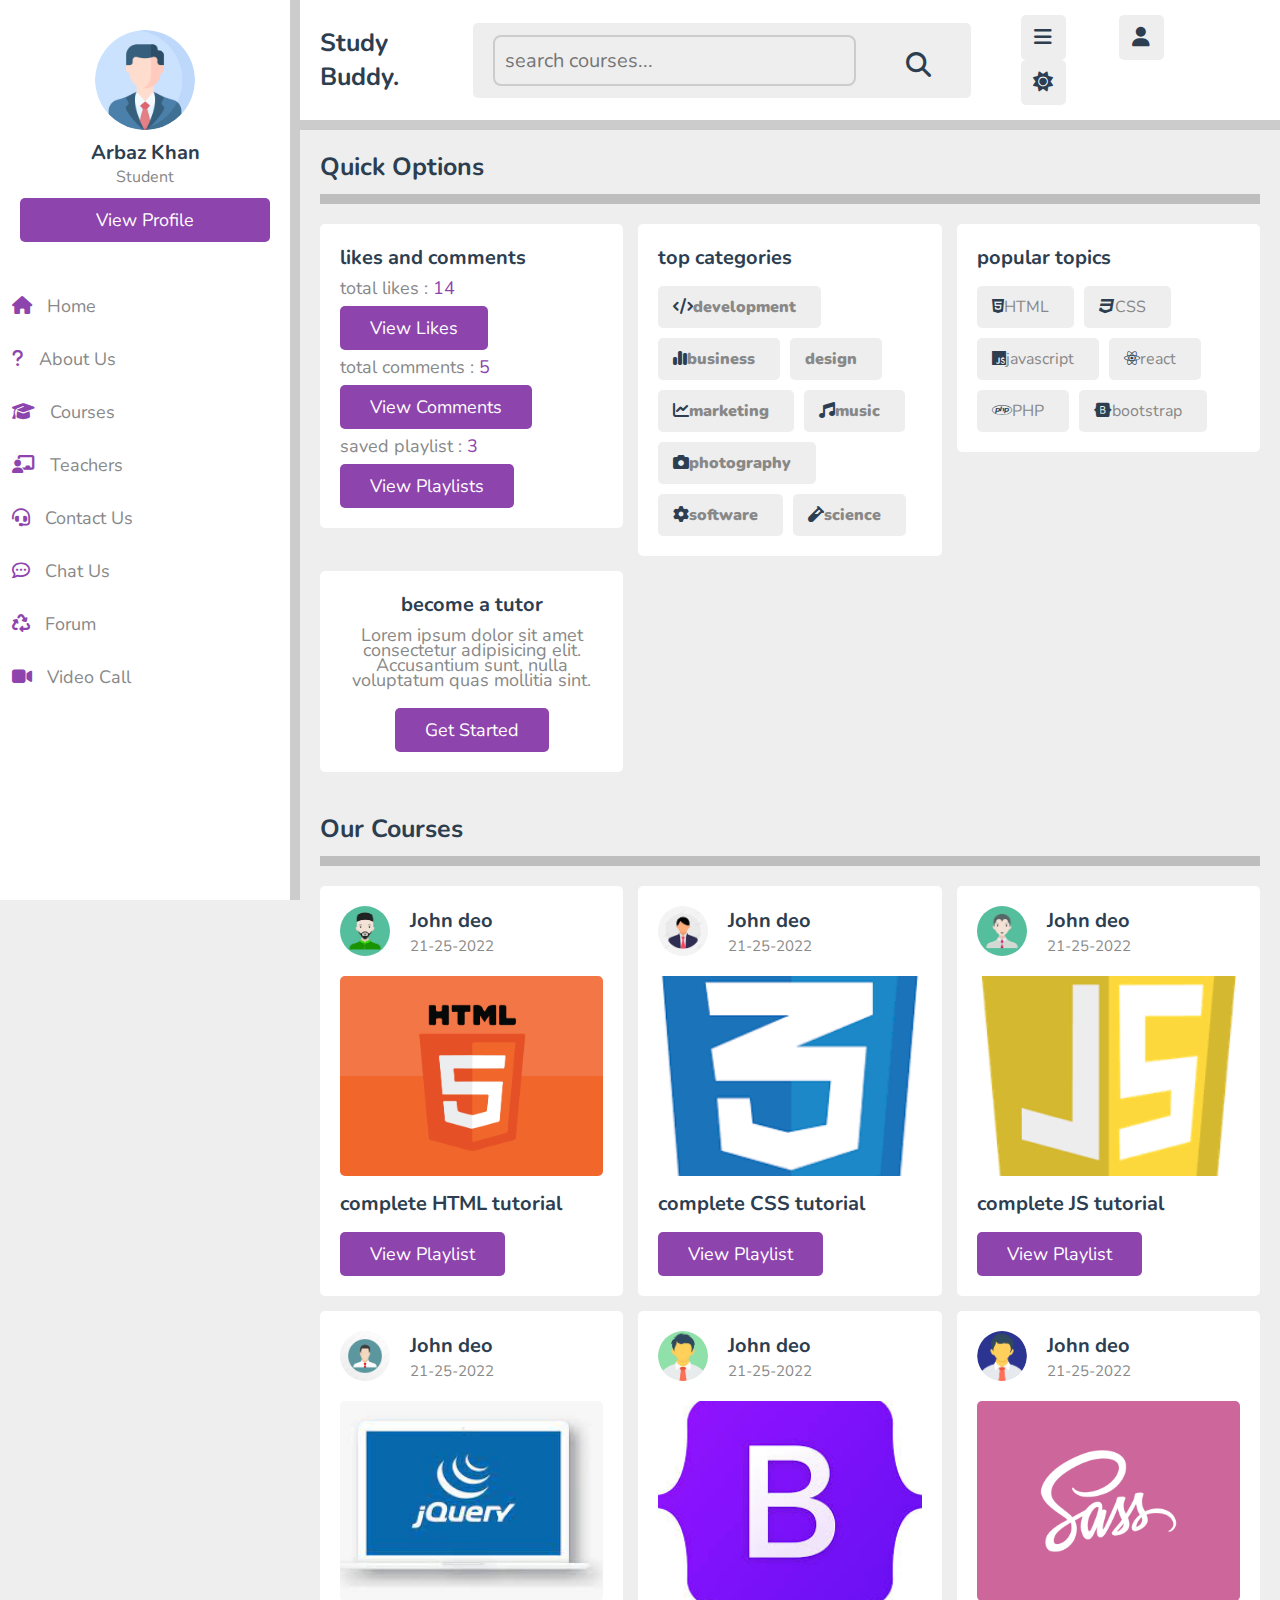
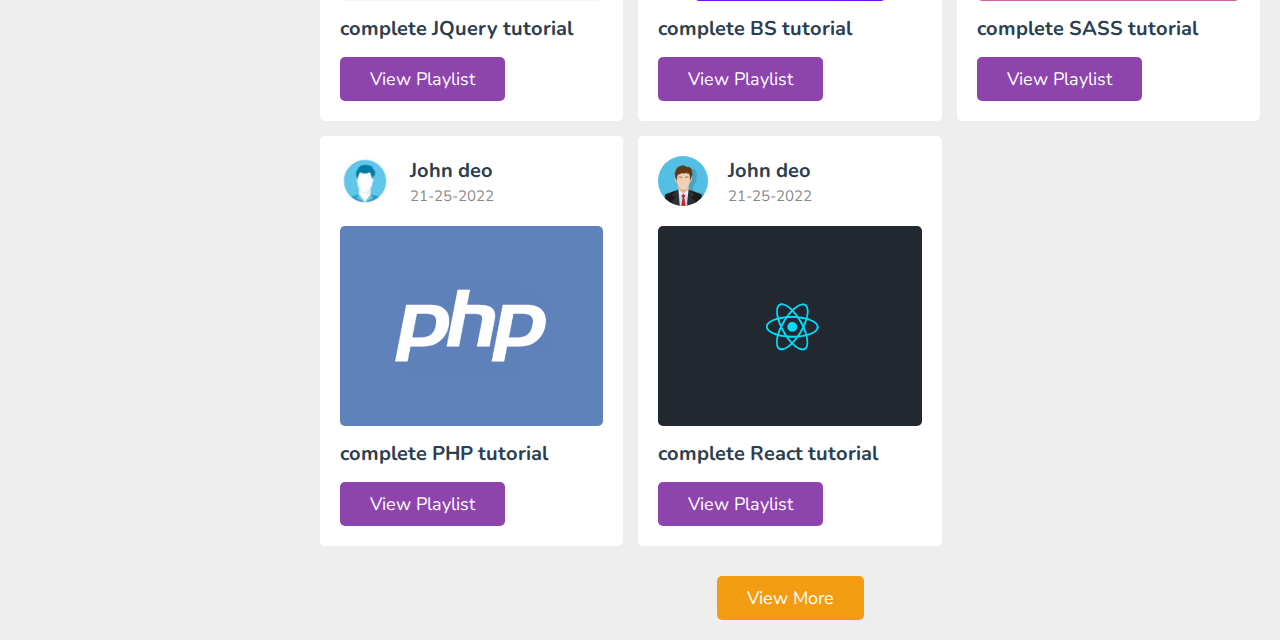
<file: index.html>
<!DOCTYPE html>
<html lang="en">
<head>
    <meta charset="UTF-8">
    <meta name="viewport" content="width=device-width, initial-scale=1.0">
    <title>Home</title>

    <!-- Font awesome cdn link  -->
     <link rel="stylesheet" href="https://cdnjs.cloudflare.com/ajax/libs/font-awesome/6.2.0/css/all.min.css">

     <!--  Custom css file link  -->
       <link rel="stylesheet" href="style.css">
</head>
<body>
    
    <!--  Header section start  -->

    <header class="header">
        <section class="flex">
            <a href="index.html" class="logo">Study Buddy.</a>

            <form action="" method="post" class="search-form">
                <input type="text" name="search_box" placeholder="search courses..." required maxlength="100">
                <button type="submit" class="fas fa-search" name="search_box">
                </button>
            </form>

            <div class="icons">
                <div id="menu-btn" class="fas fa-bars"></div>
                <div id="search-btn" class="fas fa-search"></div>
                <div id="user-btn" class="fas fa-user"></div>
                <div id="toggle-btn" class="fas fa-sun"></div>
            </div>

            <div class="profile">
                <img src="profile.png" alt="">
                <h3>Arbaz Khan</h3>
                <span>Student</span>
                <a href="profile.html" class="btn">View Profile</a>
                <div class="flex-btn">
                    <a href="login.html" class="option-btn">Login</a>
                    <a href="register.html" class="option-btn">Register</a>
                </div>
            </div>
        </section>

    </header>

    <!--  Header section ends  -->

    <!--  side bar section starts -->

    <div class="side-bar">

        <div class="close-side-bar">
            <i class="fas fa-times"></i>
        </div>

        <div class="profile">
            <img src="profile.png" alt="">
            <h3>Arbaz Khan</h3>
            <span>Student</span>
            <a href="profile.html" class="btn">View Profile</a>
            
        </div>

        <nav class="navbar">
            <a href="index.html"><i class="fas fa-home"></i><span>Home</span></a> 
            <a href="about.html"><i class="fas fa-question"></i><span>About Us</span></a> 
            <a href="courses.html"><i class="fas fa-graduation-cap"></i><span>Courses</span></a> 
            <a href="teachers.html"><i class="fas fa-chalkboard-user"></i><span>Teachers</span></a>
            <a href="contact.html"><i class="fas fa-headset"></i><span>Contact Us</span></a> 
            <a href="chat.html"><i class='far fa-comment-dots'></i><span>Chat Us</span></a>
            <a href="forum.html"><i class="fa-solid fa-recycle"></i><span>Forum</span></a>
            <a href="video-call.html"><i class="fa-solid fa-video"></i><span>Video Call</span></a>
         </nav>

    </div>

    <!--  side bar section ends -->

    <!--  quick select section starts  -->

    <section class="quick-select">

        <h1 class="heading">Quick Options</h1>

        <div class="box-container">

            <div class="box">
                <h3 class="title">likes and comments</h3>
                <p>total likes : <span>14</span></p>
                <a href="#" class="inline-btn">view likes</a>
                <p>total comments : <span>5</span></p>
                <a href="#" class="inline-btn">view comments</a>
                <p>saved playlist : <span>3</span></p>
                <a href="#" class="inline-btn">view playlists</a>
            </div>

            <div class="box">
                <h3 class="title">top categories</h3>
                <div class="flex">
                    <a href="#"><i class="fas fa-code"><span>development</span></i></a>
                    <a href="#"><i class="fas fa-chart-simple"><span>business</span></i></a>
                    <a href="#"><i class="fas fa-open"><span>design</span></i></a>
                    <a href="#"><i class="fas fa-chart-line"><span>marketing</span></i></a>
                    <a href="#"><i class="fas fa-music"><span>music</span></i></a>
                    <a href="#"><i class="fas fa-camera"><span>photography</span></i></a>
                    <a href="#"><i class="fas fa-cog"><span>software</span></i></a>
                    <a href="#"><i class="fas fa-vial"><span>science</span></i></a>
                </div>
            </div>

            <div class="box">
                <h3 class="title">popular topics</h3>
                <div class="flex">
                    <a href="#"><i class="fab fa-html5"><span>HTML</span></i></a>
                    <a href="#"><i class="fab fa-css3"><span>CSS</span></i></a>
                    <a href="#"><i class="fab fa-js"><span>javascript</span></i></a>
                    <a href="#"><i class="fab fa-react"><span>react</span></i></a>
                    <a href="#"><i class="fab fa-php"><span>PHP</span></i></a>
                    <a href="#"><i class="fab fa-bootstrap"><span>bootstrap</span></i></a>
                </div>
            </div>

            <div class="box tutor">
                <h3 class="title">become a tutor</h3>
                <p>Lorem ipsum dolor sit amet consectetur adipisicing elit. Accusantium sunt, nulla voluptatum quas mollitia sint.</p>
                <a href="register.html" class="inline-btn">get started</a>
            </div>


        </div>

    </section>

    <!--  quick select section ends  -->


    <!--  courses section starts  -->

    <section class="courses">

        <h1 class="heading">Our Courses</h1>

        <div class="box-container">
            
            <div class="box">
                <div class="tutor">
                    <img src="htmllll.jpeg" alt="">
                    <div>
                        <h3>John deo</h3>
                        <span>21-25-2022</span>
                    </div>
                </div>
                <img src="html.png" class="thumb" alt="">
                <h3 class="title">complete HTML tutorial</h3>
                <a href="playlist.html" class="inline-btn">view playlist</a>
            </div>
            
            <div class="box">
                <div class="tutor">
                    <img src="cs.jpeg" alt="">
                    <div>
                        <h3>John deo</h3>
                        <span>21-25-2022</span>
                    </div>
                </div>
                <img src="css.png" class="thumb" alt="">
                <h3 class="title">complete CSS tutorial</h3>
                <a href="playlist.html" class="inline-btn">view playlist</a>
            </div>
            
            <div class="box">
                <div class="tutor">
                    <img src="jsss.jpeg" alt="">
                    <div>
                        <h3>John deo</h3>
                        <span>21-25-2022</span>
                    </div>
                </div>
                <img src="js.png" class="thumb" alt="">
                <h3 class="title">complete JS tutorial</h3>
                <a href="playlist.html" class="inline-btn">view playlist</a>
            </div>

            <div class="box">
                <div class="tutor">
                    <img src="jquerr.jpg" alt="">
                    <div>
                        <h3>John deo</h3>
                        <span>21-25-2022</span>
                    </div>
                </div>
                <img src="jquery.jpeg" class="thumb" alt="">
                <h3 class="title">complete JQuery tutorial</h3>
                <a href="playlist.html" class="inline-btn">view playlist</a>
            </div>

            <div class="box">
                <div class="tutor">
                    <img src="boottt.jpeg" alt="">
                    <div>
                        <h3>John deo</h3>
                        <span>21-25-2022</span>
                    </div>
                </div>
                <img src="bootstrap.jpeg" class="thumb" alt="">
                <h3 class="title">complete BS tutorial</h3>
                <a href="playlist.html" class="inline-btn">view playlist</a>
            </div>

            <div class="box">
                <div class="tutor">
                    <img src="sasss.png" alt="">
                    <div>
                        <h3>John deo</h3>
                        <span>21-25-2022</span>
                    </div>
                </div>
                <img src="sass.png" class="thumb" alt="">
                <h3 class="title">complete SASS tutorial</h3>
                <a href="playlist.html" class="inline-btn">view playlist</a>
            </div>

            <div class="box">
                <div class="tutor">
                    <img src="phppp.jpeg" alt="">
                    <div>
                        <h3>John deo</h3>
                        <span>21-25-2022</span>
                    </div>
                </div>
                <img src="php.png" class="thumb" alt="">
                <h3 class="title">complete PHP tutorial</h3>
                <a href="playlist.html" class="inline-btn">view playlist</a>
            </div>

            <div class="box">
                <div class="tutor">
                    <img src="recttt.jpg" alt="">
                    <div>
                        <h3>John deo</h3>
                        <span>21-25-2022</span>
                    </div>
                </div>
                <img src="react.png" class="thumb" alt="">
                <h3 class="title">complete React tutorial</h3>
                <a href="playlist.html" class="inline-btn">view playlist</a>
            </div>
        </div>

        <div class="more-btn">
            <a href="courses.html" class="inline-option-btn">view more</a>
        </div>

    </section>

    <!--  courses section starts  -->



    <!--  Custom js file link  -->
      <script src="script.js"></script>

</body>
</html>
</file>
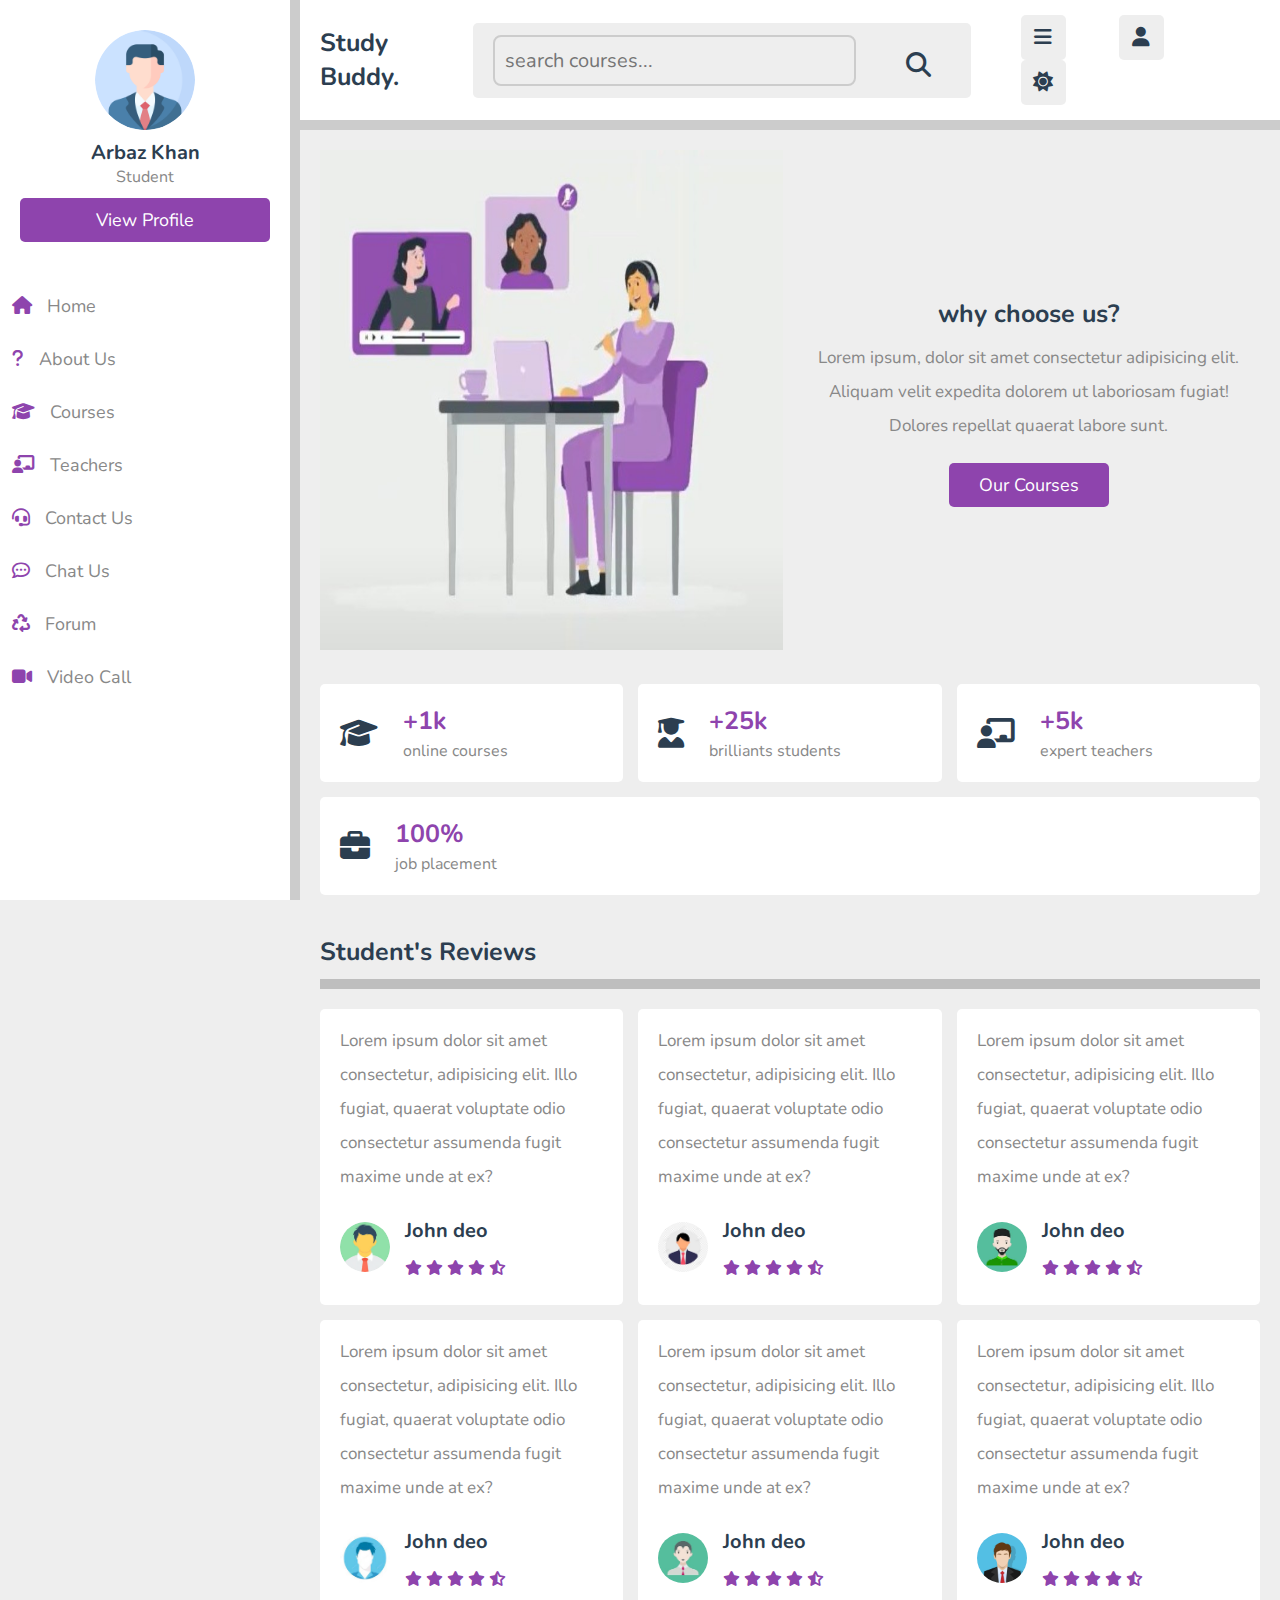
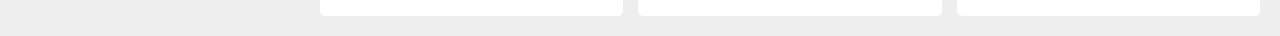
<file: about.html>
<!DOCTYPE html>
<html lang="en">
<head>
    <meta charset="UTF-8">
    <meta name="viewport" content="width=device-width, initial-scale=1.0">
    <title>About</title>

    <!-- Font awesome cdn link  -->
    <link rel="stylesheet" href="https://cdnjs.cloudflare.com/ajax/libs/font-awesome/6.2.0/css/all.min.css">

    <!--  Custom css file link  -->
      <link rel="stylesheet" href="style.css">

</head>
<body>
    
     <!--  Header section start  -->

     <header class="header">
        <section class="flex">
            <a href="index.html" class="logo">Study Buddy.</a>

            <form action="" method="post" class="search-form">
                <input type="text" name="search_box" placeholder="search courses..." required maxlength="100">
                <button type="submit" class="fas fa-search" name="search_box">
                </button>
            </form>

            <div class="icons">
                <div id="menu-btn" class="fas fa-bars"></div>
                <div id="search-btn" class="fas fa-search"></div>
                <div id="user-btn" class="fas fa-user"></div>
                <div id="toggle-btn" class="fas fa-sun"></div>
            </div>

            <div class="profile">
                <img src="profile.png" alt="">
                <h3>Arbaz Khan</h3>
                <span>Student</span>
                <a href="profile.html" class="btn">View Profile</a>
                <div class="flex-btn">
                    <a href="login.html" class="option-btn">Login</a>
                    <a href="register.html" class="option-btn">Register</a>
                </div>
            </div>
        </section>

    </header>

    <!--  Header section ends  -->

    <!--  side bar section starts -->

    <div class="side-bar">

        <div class="close-side-bar">
            <i class="fas fa-times"></i>
        </div>

        <div class="profile">
            <img src="profile.png" alt="">
            <h3>Arbaz Khan</h3>
            <span>Student</span>
            <a href="profile.html" class="btn">View Profile</a>
            
        </div>

        <nav class="navbar">
            <a href="index.html"><i class="fas fa-home"></i><span>Home</span></a> 
            <a href="about.html"><i class="fas fa-question"></i><span>About Us</span></a> 
            <a href="courses.html"><i class="fas fa-graduation-cap"></i><span>Courses</span></a> 
            <a href="teachers.html"><i class="fas fa-chalkboard-user"></i><span>Teachers</span></a>
            <a href="contact.html"><i class="fas fa-headset"></i><span>Contact Us</span></a> 
            <a href="chat.html"><i class='far fa-comment-dots'></i><span>Chat Us</span></a>
            <a href="forum.html"><i class="fa-solid fa-recycle"></i><span>Forum</span></a>
            <a href="video-call.html"><i class="fa-solid fa-video"></i><span>Video Call</span></a>
         </nav>

    </div>

    <!--  side bar section ends -->

    <!--  about section starts  -->

    <section class="about">

        <div class="row">

            <div class="image">
                <img src="about-img.jpg" alt="">
            </div>

            <div class="content">
                <h3>why choose us?</h3>
                <p>Lorem ipsum, dolor sit amet consectetur adipisicing elit. Aliquam 
                    velit expedita dolorem ut laboriosam fugiat! Dolores repellat
                    quaerat labore sunt.    
                </p>
                <a href="courses.html" class="inline-btn">our courses</a>
            </div>
        </div>

        <div class="box-container">

            <div class="box">
                <i class="fas fa-graduation-cap"></i>
                <div>
                    <h3>+1k</h3>
                    <span>online courses</span>
                </div>
            </div>

            <div class="box">
                <i class="fas fa-user-graduate"></i>
                <div>
                    <h3>+25k</h3>
                    <span>brilliants students</span>
                </div>
            </div>

            <div class="box">
                <i class="fas fa-chalkboard-user"></i>
                <div>
                    <h3>+5k</h3>
                    <span>expert teachers</span>
                </div>
            </div>

            <div class="box">
                <i class="fas fa-briefcase"></i>
                <div>
                    <h3>100%</h3>
                    <span>job placement</span>
                </div>
            </div>
        </div>

    </section>

    <!--  about section ends -->

    <!--  reviews section starts  -->

    <section class="reviews">

        <h1 class="heading">student's reviews</h1>

        <div class="box-container">
            <div class="box">
                <p>Lorem ipsum dolor sit amet consectetur, adipisicing elit. Illo
                    fugiat, quaerat voluptate odio consectetur assumenda fugit maxime
                    unde at ex?
                </p>
                <div class="user">
                    <img src="boottt.jpeg" alt="">
                    <div>
                        <h3>John deo</h3>
                        <div class="stars">
                            <i class="fas fa-star"></i>
                            <i class="fas fa-star"></i>
                            <i class="fas fa-star"></i>
                            <i class="fas fa-star"></i>
                            <i class="fas fa-star-half-alt"></i>
                        </div>
                    </div>
                </div>
            </div>

            <div class="box">
                <p>Lorem ipsum dolor sit amet consectetur, adipisicing elit. Illo
                    fugiat, quaerat voluptate odio consectetur assumenda fugit maxime
                    unde at ex?
                </p>
                <div class="user">
                    <img src="cs.jpeg" alt="">
                    <div>
                        <h3>John deo</h3>
                        <div class="stars">
                            <i class="fas fa-star"></i>
                            <i class="fas fa-star"></i>
                            <i class="fas fa-star"></i>
                            <i class="fas fa-star"></i>
                            <i class="fas fa-star-half-alt"></i>
                        </div>
                    </div>
                </div>
            </div>

            <div class="box">
                <p>Lorem ipsum dolor sit amet consectetur, adipisicing elit. Illo
                    fugiat, quaerat voluptate odio consectetur assumenda fugit maxime
                    unde at ex?
                </p>
                <div class="user">
                    <img src="htmllll.jpeg" alt="">
                    <div>
                        <h3>John deo</h3>
                        <div class="stars">
                            <i class="fas fa-star"></i>
                            <i class="fas fa-star"></i>
                            <i class="fas fa-star"></i>
                            <i class="fas fa-star"></i>
                            <i class="fas fa-star-half-alt"></i>
                        </div>
                    </div>
                </div>
            </div>

            <div class="box">
                <p>Lorem ipsum dolor sit amet consectetur, adipisicing elit. Illo
                    fugiat, quaerat voluptate odio consectetur assumenda fugit maxime
                    unde at ex?
                </p>
                <div class="user">
                    <img src="phppp.jpeg" alt="">
                    <div>
                        <h3>John deo</h3>
                        <div class="stars">
                            <i class="fas fa-star"></i>
                            <i class="fas fa-star"></i>
                            <i class="fas fa-star"></i>
                            <i class="fas fa-star"></i>
                            <i class="fas fa-star-half-alt"></i>
                        </div>
                    </div>
                </div>
            </div>

            <div class="box">
                <p>Lorem ipsum dolor sit amet consectetur, adipisicing elit. Illo
                    fugiat, quaerat voluptate odio consectetur assumenda fugit maxime
                    unde at ex?
                </p>
                <div class="user">
                    <img src="jsss.jpeg" alt="">
                    <div>
                        <h3>John deo</h3>
                        <div class="stars">
                            <i class="fas fa-star"></i>
                            <i class="fas fa-star"></i>
                            <i class="fas fa-star"></i>
                            <i class="fas fa-star"></i>
                            <i class="fas fa-star-half-alt"></i>
                        </div>
                    </div>
                </div>
            </div>

            <div class="box">
                <p>Lorem ipsum dolor sit amet consectetur, adipisicing elit. Illo
                    fugiat, quaerat voluptate odio consectetur assumenda fugit maxime
                    unde at ex?
                </p>
                <div class="user">
                    <img src="recttt.jpg" alt="">
                    <div>
                        <h3>John deo</h3>
                        <div class="stars">
                            <i class="fas fa-star"></i>
                            <i class="fas fa-star"></i>
                            <i class="fas fa-star"></i>
                            <i class="fas fa-star"></i>
                            <i class="fas fa-star-half-alt"></i>
                        </div>
                    </div>
                </div>
            </div>
        </div>

    </section>

    <!--  reviews section ends  -->

    <script src="script.js"></script>

</body>
</html>
</file>
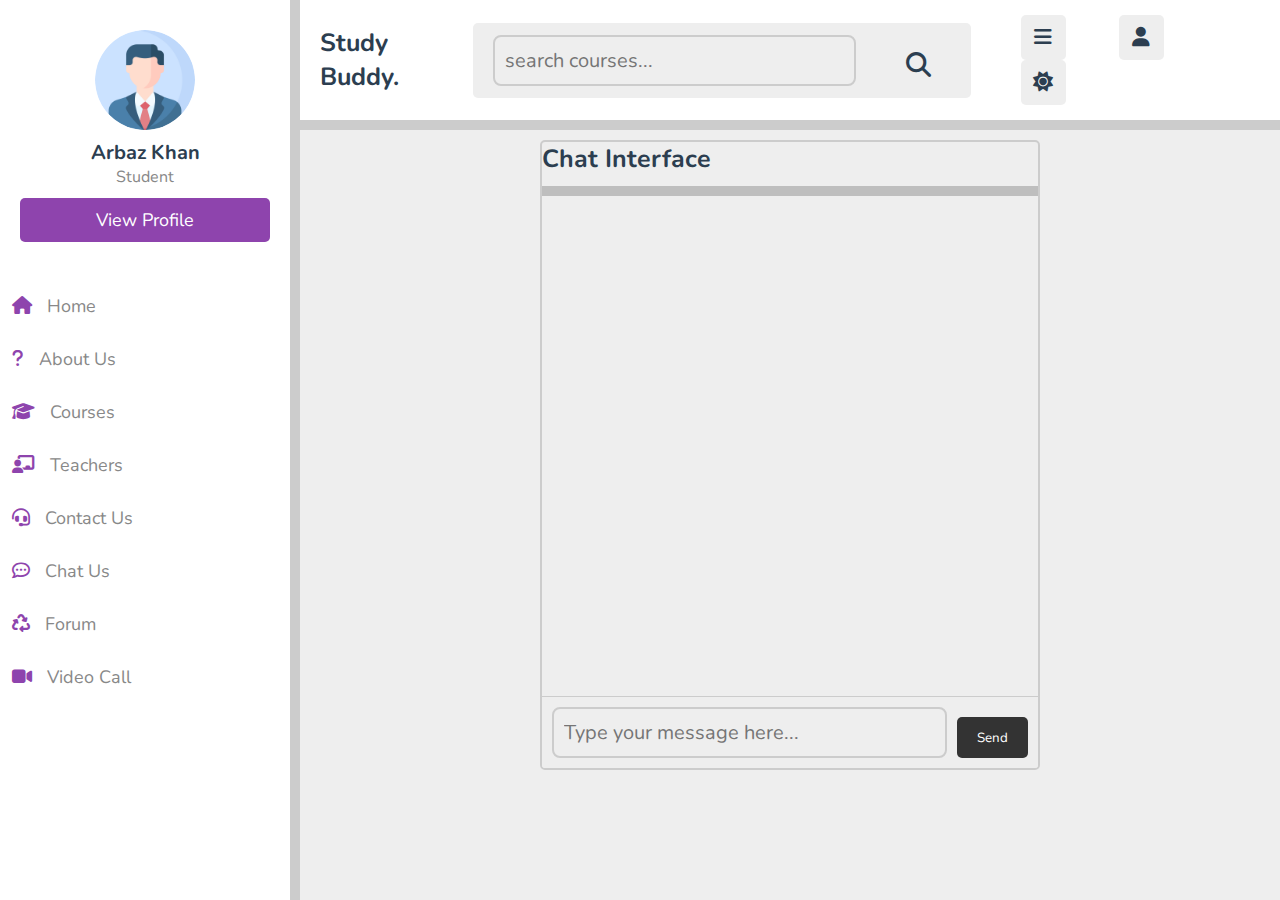
<file: chat.html>
<!-- chat.html -->
<!DOCTYPE html>
<html lang="en">
<head>
    <meta charset="UTF-8">
    <meta name="viewport" content="width=device-width, initial-scale=1.0">
    <title>Chat</title>
    
    <!-- Font awesome cdn link  -->
    <link rel="stylesheet" href="https://cdnjs.cloudflare.com/ajax/libs/font-awesome/6.2.0/css/all.min.css">

    <!--  Custom css file link  -->
      <link rel="stylesheet" href="style.css">

</head>
<body>

    <!--  Header section start  -->

    <header class="header">
        <section class="flex">
            <a href="index.html" class="logo">Study Buddy.</a>

            <form action="" method="post" class="search-form">
                <input type="text" name="search_box" placeholder="search courses..." required maxlength="100">
                <button type="submit" class="fas fa-search" name="search_box">
                </button>
            </form>

            <div class="icons">
                <div id="menu-btn" class="fas fa-bars"></div>
                <div id="search-btn" class="fas fa-search"></div>
                <div id="user-btn" class="fas fa-user"></div>
                <div id="toggle-btn" class="fas fa-sun"></div>
            </div>

            <div class="profile">
                <img src="profile.png" alt="">
                <h3>Arbaz Khan</h3>
                <span>Student</span>
                <a href="profile.html" class="btn">View Profile</a>
                <div class="flex-btn">
                    <a href="login.html" class="option-btn">Login</a>
                    <a href="register.html" class="option-btn">Register</a>
                </div>
            </div>
        </section>

    </header>

    <!--  Header section ends  -->

    <!--  side bar section starts -->

    <div class="side-bar">

        <div class="close-side-bar">
            <i class="fas fa-times"></i>
        </div>

        <div class="profile">
            <img src="profile.png" alt="">
            <h3>Arbaz Khan</h3>
            <span>Student</span>
            <a href="profile.html" class="btn">View Profile</a>
            
        </div>

        <nav class="navbar">
            <a href="index.html"><i class="fas fa-home"></i><span>Home</span></a> 
            <a href="about.html"><i class="fas fa-question"></i><span>About Us</span></a> 
            <a href="courses.html"><i class="fas fa-graduation-cap"></i><span>Courses</span></a> 
            <a href="teachers.html"><i class="fas fa-chalkboard-user"></i><span>Teachers</span></a>
            <a href="contact.html"><i class="fas fa-headset"></i><span>Contact Us</span></a> 
            <a href="chat.html"><i class='far fa-comment-dots'></i><span>Chat Us</span></a>
            <a href="forum.html"><i class="fa-solid fa-recycle"></i><span>Forum</span></a>
            <a href="video-call.html"><i class="fa-solid fa-video"></i><span>Video Call</span></a>
         </nav>

    </div>

    <!--  side bar section ends -->

    <!--  chat section starts  -->

    
    <div class="chat-container">

        <h1 class="heading">Chat Interface</h1>

        <div class="chat-window">
            <div id="chat-messages"></div>
        </div>
        <div class="chat-input">
            <input type="text" id="messageInput" placeholder="Type your message here...">
            <button onclick="sendMessage()">Send</button>
        </div>
    </div>

    <!--  chat section ends  -->


    <script src="script.js"></script>
</body>
</html>
</file>
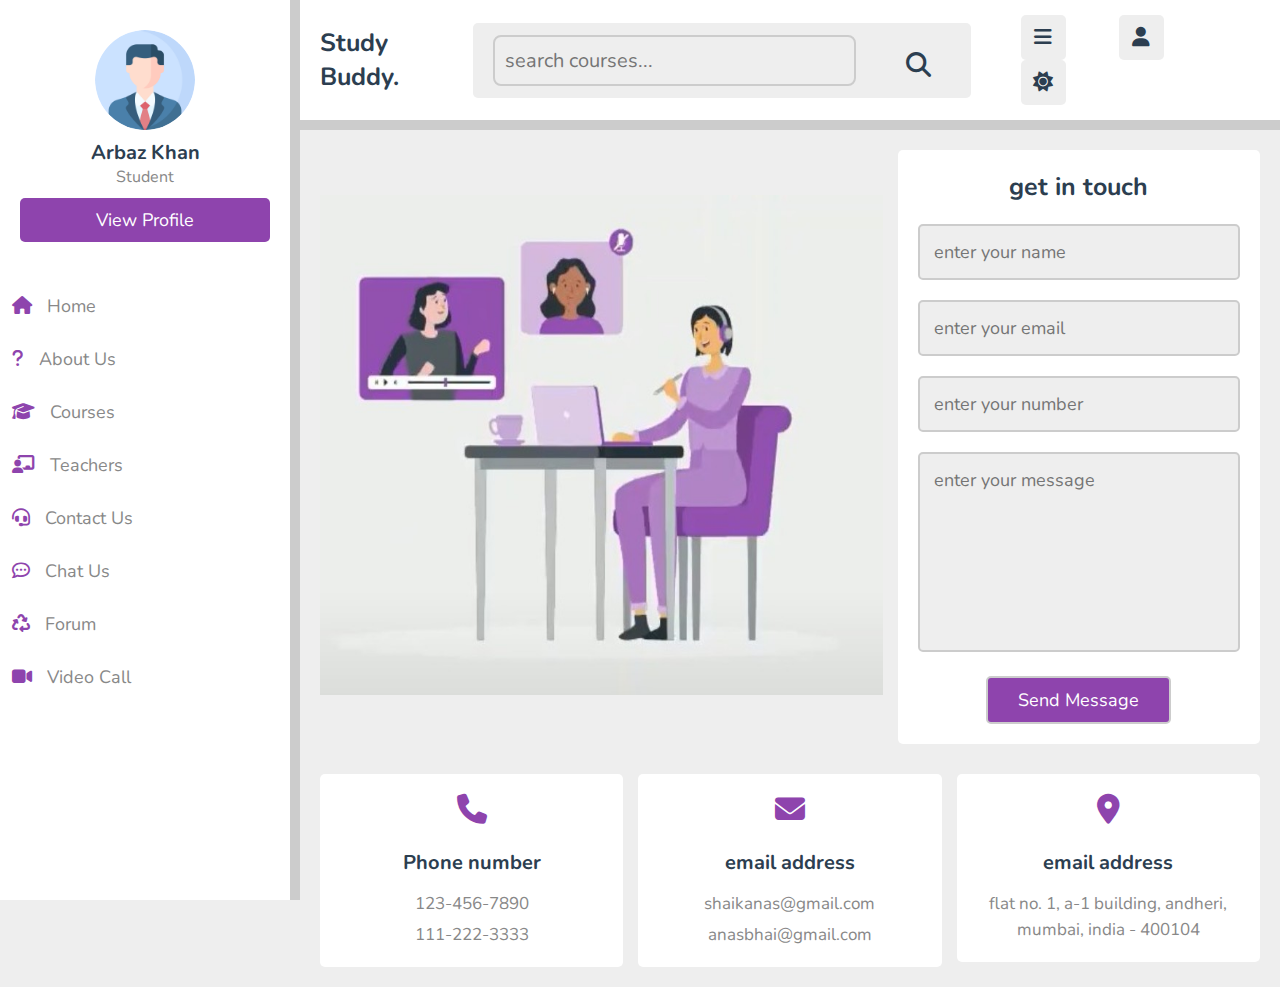
<file: contact.html>
<!DOCTYPE html>
<html lang="en">
<head>
    <meta charset="UTF-8">
    <meta name="viewport" content="width=device-width, initial-scale=1.0">
    <title>Contact</title>

    <!-- Font awesome cdn link  -->
    <link rel="stylesheet" href="https://cdnjs.cloudflare.com/ajax/libs/font-awesome/6.2.0/css/all.min.css">

    <!--  Custom css file link  -->
      <link rel="stylesheet" href="style.css">

</head>
<body>
    
     <!--  Header section start  -->

     <header class="header">
        <section class="flex">
            <a href="index.html" class="logo">Study Buddy.</a>

            <form action="" method="post" class="search-form">
                <input type="text" name="search_box" placeholder="search courses..." required maxlength="100">
                <button type="submit" class="fas fa-search" name="search_box">
                </button>
            </form>

            <div class="icons">
                <div id="menu-btn" class="fas fa-bars"></div>
                <div id="search-btn" class="fas fa-search"></div>
                <div id="user-btn" class="fas fa-user"></div>
                <div id="toggle-btn" class="fas fa-sun"></div>
            </div>

            <div class="profile">
                <img src="profile.png" alt="">
                <h3>Arbaz Khan</h3>
                <span>Student</span>
                <a href="profile.html" class="btn">View Profile</a>
                <div class="flex-btn">
                    <a href="login.html" class="option-btn">Login</a>
                    <a href="register.html" class="option-btn">Register</a>
                </div>
            </div>
        </section>

    </header>

    <!--  Header section ends  -->

    <!--  side bar section starts -->

    <div class="side-bar">

        <div class="close-side-bar">
            <i class="fas fa-times"></i>
        </div>

        <div class="profile">
            <img src="profile.png" alt="">
            <h3>Arbaz Khan</h3>
            <span>Student</span>
            <a href="profile.html" class="btn">View Profile</a>
            
        </div>

        <nav class="navbar">
            <a href="index.html"><i class="fas fa-home"></i><span>Home</span></a> 
            <a href="about.html"><i class="fas fa-question"></i><span>About Us</span></a> 
            <a href="courses.html"><i class="fas fa-graduation-cap"></i><span>Courses</span></a> 
            <a href="teachers.html"><i class="fas fa-chalkboard-user"></i><span>Teachers</span></a>
            <a href="contact.html"><i class="fas fa-headset"></i><span>Contact Us</span></a> 
            <a href="chat.html"><i class='far fa-comment-dots'></i><span>Chat Us</span></a>
            <a href="forum.html"><i class="fa-solid fa-recycle"></i><span>Forum</span></a>
            <a href="video-call.html"><i class="fa-solid fa-video"></i><span>Video Call</span></a>
         </nav>

    </div>

    <!--  side bar section ends -->
      
    <!--  contact section starts  -->

    <section class="contact">

        <div class="row">

            <div class="image">
                <img src="about-img.jpg" alt="">
            </div>
            <form action="" method="post">
                <h3>get in touch</h3>
                <input type="text" placeholder="enter your name" required maxlength="100" name="name" class="box">
                <input type="email" placeholder="enter your email" required maxlength="100" name="email" class="box">
                <input type="number" placeholder="enter your number" required maxlength="100" name="number" class="box">
                <textarea name="msg" class="box" placeholder="enter your message" required cols="30" rows="10"></textarea>
                <input type="submit" value="send message" class="inline-btn" name="submit">
            </form>

        </div>

        <div class="box-container">

            <div class="box">
              <i class="fas fa-phone"></i>  
              <h3>Phone number</h3>
              <a href="tel:1234567890">123-456-7890</a>
              <a href="tel:1112223333">111-222-3333</a>
            </div>

            <div class="box">
              <i class="fas fa-envelope"></i>  
              <h3>email address</h3>
              <a href="mailto:shaikanas@gmail.com">shaikanas@gmail.com</a>
              <a href="mailto:anasbhai@gmail.com">anasbhai@gmail.com</a>
            </div>

            <div class="box">
                <i class="fas fa-map-marker-alt"></i>  
                <h3>email address</h3>
                <a href="#">flat no. 1, a-1 building, andheri, mumbai, india - 400104</a>
              </div>
        </div>
    </section>

    <!--  contact section ends  -->

    <script src="script.js"></script>

</body>
</html>
</file>
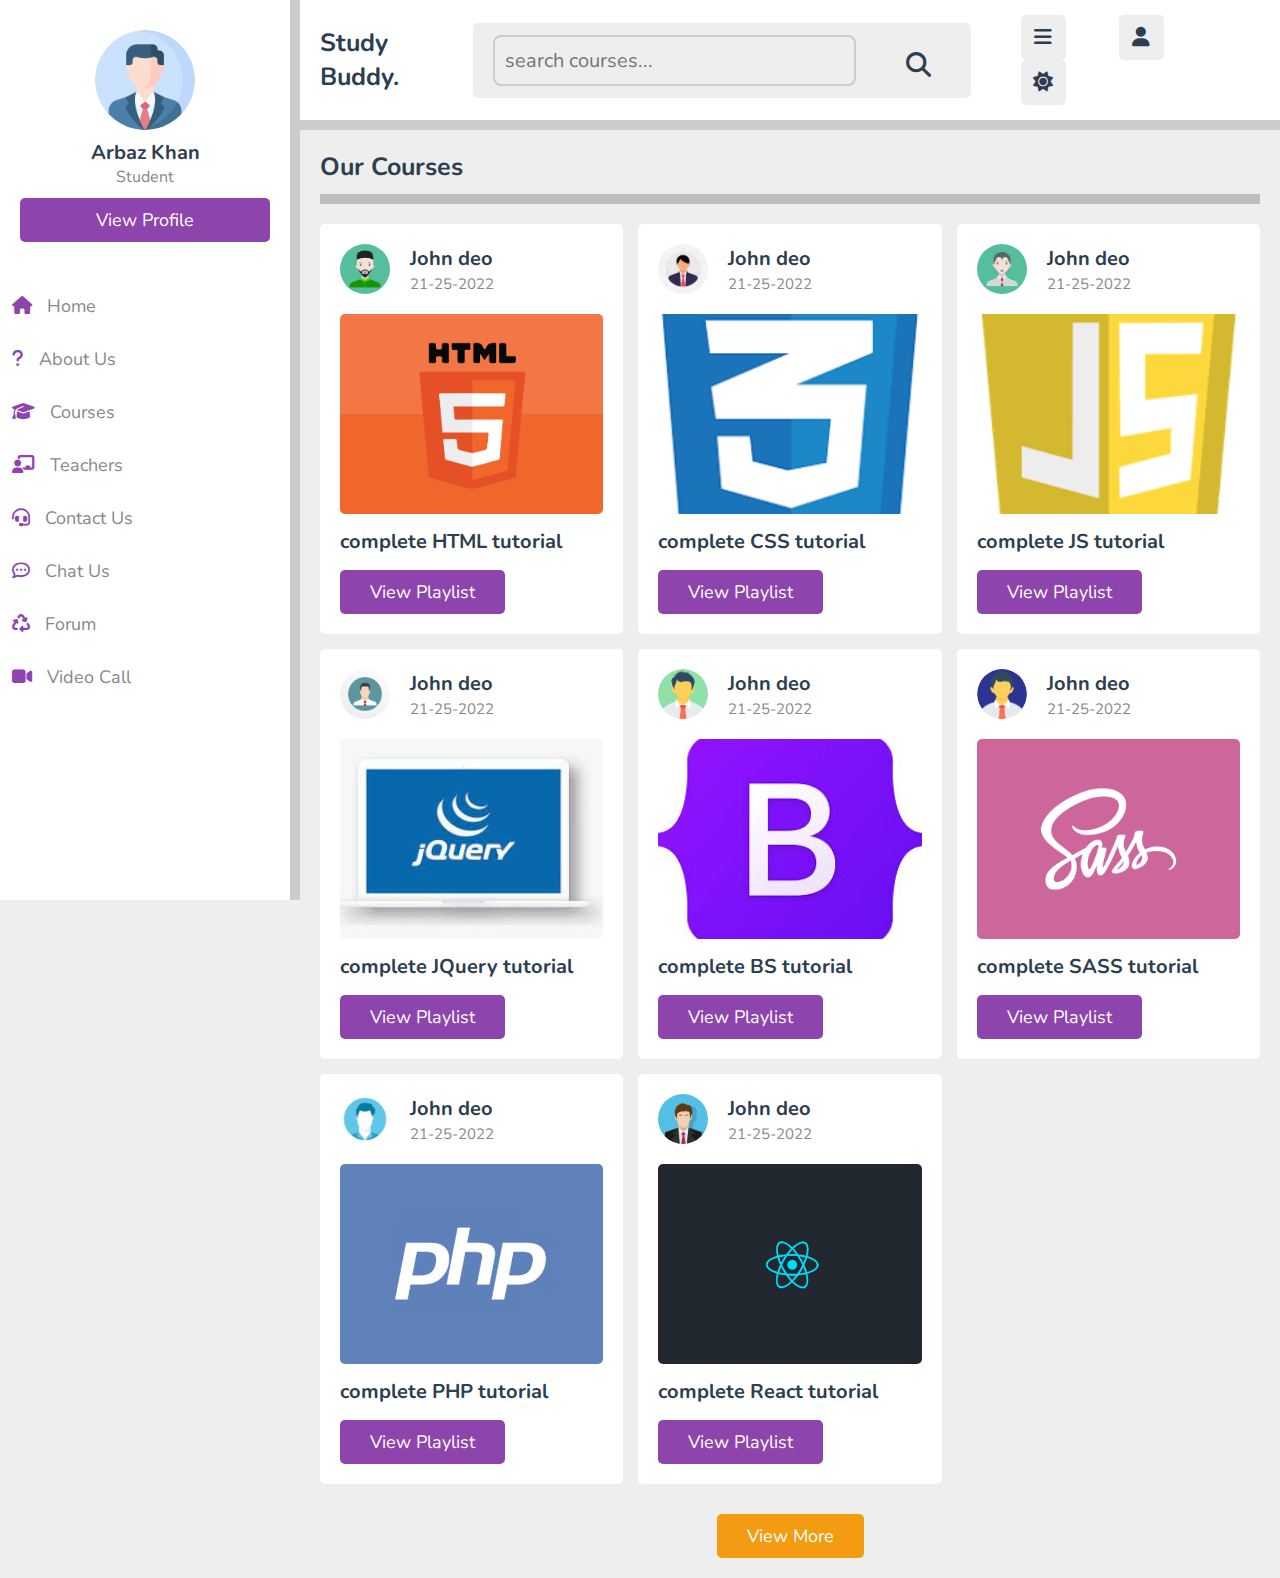
<file: courses.html>
<!DOCTYPE html>
<html lang="en">
<head>
    <meta charset="UTF-8">
    <meta name="viewport" content="width=device-width, initial-scale=1.0">
    <title>Courses</title>

    <!-- Font awesome cdn link  -->
    <link rel="stylesheet" href="https://cdnjs.cloudflare.com/ajax/libs/font-awesome/6.2.0/css/all.min.css">

    <!--  Custom css file link  -->
      <link rel="stylesheet" href="style.css">

</head>
<body>
    
     <!--  Header section start  -->

     <header class="header">
        <section class="flex">
            <a href="index.html" class="logo">Study Buddy.</a>

            <form action="" method="post" class="search-form">
                <input type="text" name="search_box" placeholder="search courses..." required maxlength="100">
                <button type="submit" class="fas fa-search" name="search_box">
                </button>
            </form>

            <div class="icons">
                <div id="menu-btn" class="fas fa-bars"></div>
                <div id="search-btn" class="fas fa-search"></div>
                <div id="user-btn" class="fas fa-user"></div>
                <div id="toggle-btn" class="fas fa-sun"></div>
            </div>

            <div class="profile">
                <img src="profile.png" alt="">
                <h3>Arbaz Khan</h3>
                <span>Student</span>
                <a href="profile.html" class="btn">View Profile</a>
                <div class="flex-btn">
                    <a href="login.html" class="option-btn">Login</a>
                    <a href="register.html" class="option-btn">Register</a>
                </div>
            </div>
        </section>

    </header>

    <!--  Header section ends  -->

    <!--  side bar section starts -->

    <div class="side-bar">

        <div class="close-side-bar">
            <i class="fas fa-times"></i>
        </div>

        <div class="profile">
            <img src="profile.png" alt="">
            <h3>Arbaz Khan</h3>
            <span>Student</span>
            <a href="profile.html" class="btn">View Profile</a>
            
        </div>

        <nav class="navbar">
            <a href="index.html"><i class="fas fa-home"></i><span>Home</span></a> 
            <a href="about.html"><i class="fas fa-question"></i><span>About Us</span></a> 
            <a href="courses.html"><i class="fas fa-graduation-cap"></i><span>Courses</span></a> 
            <a href="teachers.html"><i class="fas fa-chalkboard-user"></i><span>Teachers</span></a>
            <a href="contact.html"><i class="fas fa-headset"></i><span>Contact Us</span></a> 
            <a href="chat.html"><i class='far fa-comment-dots'></i><span>Chat Us</span></a>
            <a href="forum.html"><i class="fa-solid fa-recycle"></i><span>Forum</span></a>
            <a href="video-call.html"><i class="fa-solid fa-video"></i><span>Video Call</span></a>
         </nav>

    </div>

    <!--  side bar section ends -->

    <!--  courses section starts  -->

    <section class="courses">

        <h1 class="heading">Our Courses</h1>

        <div class="box-container">
            
            <div class="box">
                <div class="tutor">
                    <img src="htmllll.jpeg" alt="">
                    <div>
                        <h3>John deo</h3>
                        <span>21-25-2022</span>
                    </div>
                </div>
                <img src="html.png" class="thumb" alt="">
                <h3 class="title">complete HTML tutorial</h3>
                <a href="playlist.html" class="inline-btn">view playlist</a>
            </div>
            
            <div class="box">
                <div class="tutor">
                    <img src="cs.jpeg" alt="">
                    <div>
                        <h3>John deo</h3>
                        <span>21-25-2022</span>
                    </div>
                </div>
                <img src="css.png" class="thumb" alt="">
                <h3 class="title">complete CSS tutorial</h3>
                <a href="playlist.html" class="inline-btn">view playlist</a>
            </div>
            
            <div class="box">
                <div class="tutor">
                    <img src="jsss.jpeg" alt="">
                    <div>
                        <h3>John deo</h3>
                        <span>21-25-2022</span>
                    </div>
                </div>
                <img src="js.png" class="thumb" alt="">
                <h3 class="title">complete JS tutorial</h3>
                <a href="playlist.html" class="inline-btn">view playlist</a>
            </div>

            <div class="box">
                <div class="tutor">
                    <img src="jquerr.jpg" alt="">
                    <div>
                        <h3>John deo</h3>
                        <span>21-25-2022</span>
                    </div>
                </div>
                <img src="jquery.jpeg" class="thumb" alt="">
                <h3 class="title">complete JQuery tutorial</h3>
                <a href="playlist.html" class="inline-btn">view playlist</a>
            </div>

            <div class="box">
                <div class="tutor">
                    <img src="boottt.jpeg" alt="">
                    <div>
                        <h3>John deo</h3>
                        <span>21-25-2022</span>
                    </div>
                </div>
                <img src="bootstrap.jpeg" class="thumb" alt="">
                <h3 class="title">complete BS tutorial</h3>
                <a href="playlist.html" class="inline-btn">view playlist</a>
            </div>

            <div class="box">
                <div class="tutor">
                    <img src="sasss.png" alt="">
                    <div>
                        <h3>John deo</h3>
                        <span>21-25-2022</span>
                    </div>
                </div>
                <img src="sass.png" class="thumb" alt="">
                <h3 class="title">complete SASS tutorial</h3>
                <a href="playlist.html" class="inline-btn">view playlist</a>
            </div>

            <div class="box">
                <div class="tutor">
                    <img src="phppp.jpeg" alt="">
                    <div>
                        <h3>John deo</h3>
                        <span>21-25-2022</span>
                    </div>
                </div>
                <img src="php.png" class="thumb" alt="">
                <h3 class="title">complete PHP tutorial</h3>
                <a href="playlist.html" class="inline-btn">view playlist</a>
            </div>

            <div class="box">
                <div class="tutor">
                    <img src="recttt.jpg" alt="">
                    <div>
                        <h3>John deo</h3>
                        <span>21-25-2022</span>
                    </div>
                </div>
                <img src="react.png" class="thumb" alt="">
                <h3 class="title">complete React tutorial</h3>
                <a href="playlist.html" class="inline-btn">view playlist</a>
            </div>
        </div>

        <div class="more-btn">
            <a href="courses.html" class="inline-option-btn">view more</a>
        </div>

    </section>

    <!--  courses section ends  -->

    <script src="script.js"></script>

</body>
</html>
</file>
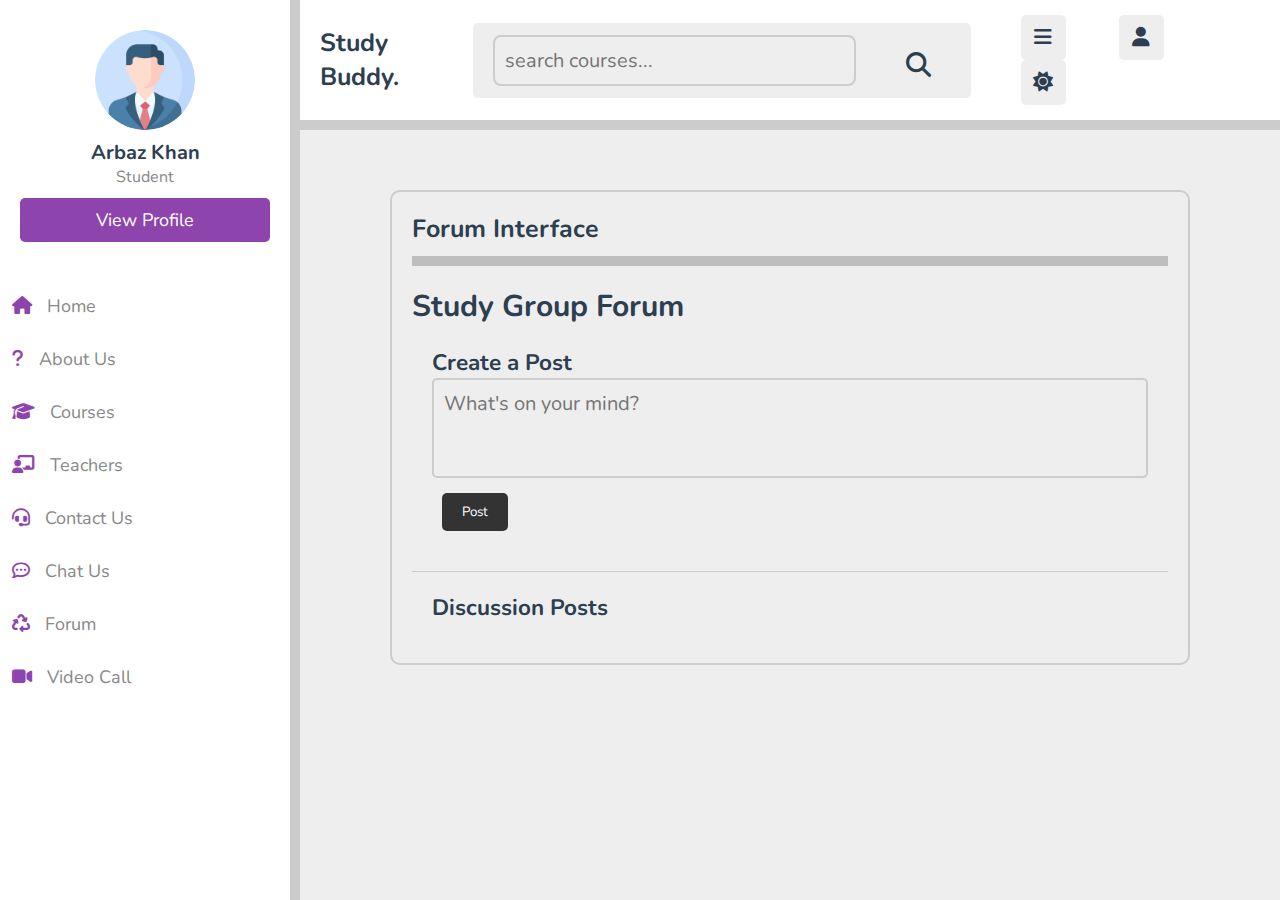
<file: forum.html>
<!-- forum.html -->
<!DOCTYPE html>
<html lang="en">
<head>
    <meta charset="UTF-8">
    <meta name="viewport" content="width=device-width, initial-scale=1.0">
    <title>Forum</title>

   <!-- Font awesome cdn link  -->
   <link rel="stylesheet" href="https://cdnjs.cloudflare.com/ajax/libs/font-awesome/6.2.0/css/all.min.css">

   <!--  Custom css file link  -->
     <link rel="stylesheet" href="style.css">

</head>
<body>

    <!--  Header section start  -->

    <header class="header">
        <section class="flex">
            <a href="index.html" class="logo">Study Buddy.</a>

            <form action="" method="post" class="search-form">
                <input type="text" name="search_box" placeholder="search courses..." required maxlength="100">
                <button type="submit" class="fas fa-search" name="search_box">
                </button>
            </form>

            <div class="icons">
                <div id="menu-btn" class="fas fa-bars"></div>
                <div id="search-btn" class="fas fa-search"></div>
                <div id="user-btn" class="fas fa-user"></div>
                <div id="toggle-btn" class="fas fa-sun"></div>
            </div>

            <div class="profile">
                <img src="profile.png" alt="">
                <h3>Arbaz Khan</h3>
                <span>Student</span>
                <a href="profile.html" class="btn">View Profile</a>
                <div class="flex-btn">
                    <a href="login.html" class="option-btn">Login</a>
                    <a href="register.html" class="option-btn">Register</a>
                </div>
            </div>
        </section>

    </header>

    <!--  Header section ends  -->

    <!--  side bar section starts -->

    <div class="side-bar">

        <div class="close-side-bar">
            <i class="fas fa-times"></i>
        </div>

        <div class="profile">
            <img src="profile.png" alt="">
            <h3>Arbaz Khan</h3>
            <span>Student</span>
            <a href="profile.html" class="btn">View Profile</a>
            
        </div>

        <nav class="navbar">
            <a href="index.html"><i class="fas fa-home"></i><span>Home</span></a> 
            <a href="about.html"><i class="fas fa-question"></i><span>About Us</span></a> 
            <a href="courses.html"><i class="fas fa-graduation-cap"></i><span>Courses</span></a> 
            <a href="teachers.html"><i class="fas fa-chalkboard-user"></i><span>Teachers</span></a>
            <a href="contact.html"><i class="fas fa-headset"></i><span>Contact Us</span></a> 
            <a href="chat.html"><i class='far fa-comment-dots'></i><span>Chat Us</span></a>
            <a href="forum.html"><i class="fa-solid fa-recycle"></i><span>Forum</span></a>
            <a href="video-call.html"><i class="fa-solid fa-video"></i><span>Video Call</span></a>
         </nav>

    </div>

    <!--  side bar section ends -->

    <!--  Forum section starts  -->

    <div class="forum-container">

        <h1 class="heading">Forum Interface</h1>

        <header>
            <h1>Study Group Forum</h1>
        </header>
        <section class="new-post">
            <h2>Create a Post</h2>
            <textarea id="postContent" placeholder="What's on your mind?"></textarea>
            <button onclick="createPost()">Post</button>
        </section>
        <section class="forum-posts">
            <h2>Discussion Posts</h2>
            <div id="posts"></div>
        </section>
    </div>

    <!--  Forum section ends  -->

    <script src="script.js"></script>
</body>
</html>
</file>
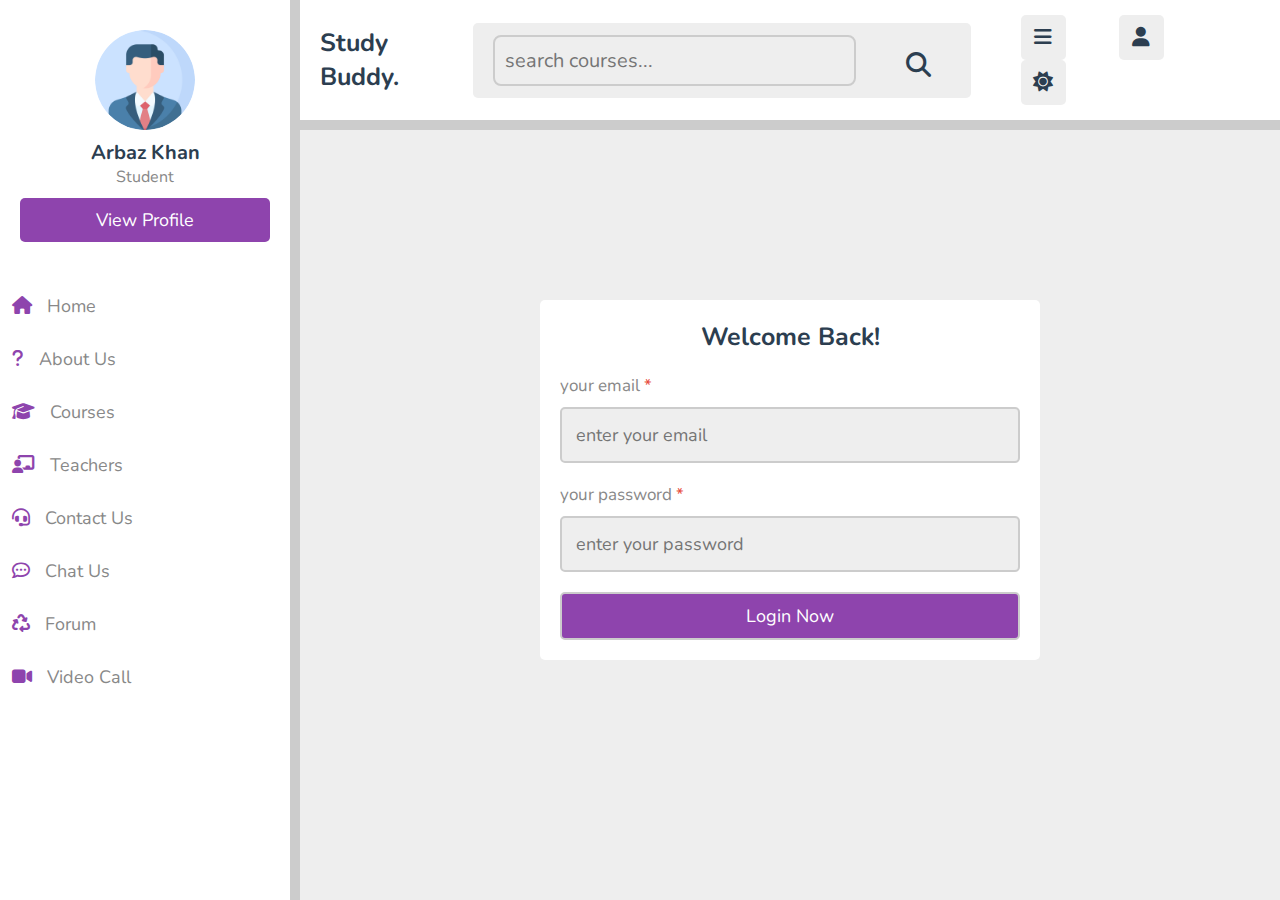
<file: login.html>
<!DOCTYPE html>
<html lang="en">
<head>
    <meta charset="UTF-8">
    <meta name="viewport" content="width=device-width, initial-scale=1.0">
    <title>Login</title>

    <!-- Font awesome cdn link  -->
    <link rel="stylesheet" href="https://cdnjs.cloudflare.com/ajax/libs/font-awesome/6.2.0/css/all.min.css">

    <!--  Custom css file link  -->
      <link rel="stylesheet" href="style.css">

</head>
<body>
    
     <!--  Header section start  -->

     <header class="header">
        <section class="flex">
            <a href="index.html" class="logo">Study Buddy.</a>

            <form action="" method="post" class="search-form">
                <input type="text" name="search_box" placeholder="search courses..." required maxlength="100">
                <button type="submit" class="fas fa-search" name="search_box">
                </button>
            </form>

            <div class="icons">
                <div id="menu-btn" class="fas fa-bars"></div>
                <div id="search-btn" class="fas fa-search"></div>
                <div id="user-btn" class="fas fa-user"></div>
                <div id="toggle-btn" class="fas fa-sun"></div>
            </div>

            <div class="profile">
                <img src="profile.png" alt="">
                <h3>Arbaz Khan</h3>
                <span>Student</span>
                <a href="profile.html" class="btn">View Profile</a>
                <div class="flex-btn">
                    <a href="login.html" class="option-btn">Login</a>
                    <a href="register.html" class="option-btn">Register</a>
                </div>
            </div>
        </section>

    </header>

    <!--  Header section ends  -->

    <!--  side bar section starts -->

    <div class="side-bar">

        <div class="close-side-bar">
            <i class="fas fa-times"></i>
        </div>

        <div class="profile">
            <img src="profile.png" alt="">
            <h3>Arbaz Khan</h3>
            <span>Student</span>
            <a href="profile.html" class="btn">View Profile</a>
            
        </div>

        <nav class="navbar">
            <a href="index.html"><i class="fas fa-home"></i><span>Home</span></a> 
            <a href="about.html"><i class="fas fa-question"></i><span>About Us</span></a> 
            <a href="courses.html"><i class="fas fa-graduation-cap"></i><span>Courses</span></a> 
            <a href="teachers.html"><i class="fas fa-chalkboard-user"></i><span>Teachers</span></a>
            <a href="contact.html"><i class="fas fa-headset"></i><span>Contact Us</span></a> 
            <a href="chat.html"><i class='far fa-comment-dots'></i><span>Chat Us</span></a>
            <a href="forum.html"><i class="fa-solid fa-recycle"></i><span>Forum</span></a>
            <a href="video-call.html"><i class="fa-solid fa-video"></i><span>Video Call</span></a>
         </nav>

    </div>

    <!--  side bar section ends -->

    <!--  login section starts  -->

    <section class="form-container">

        <form action="" method="post">
            <h3>Welcome Back!</h3>
            <p>your email <span>*</span></p>
            <input type="text" name="email" placeholder="enter your email" maxlength="100" required class="box">
            <p>your password <span>*</span></p>
            <input type="password" name="pass" placeholder="enter your password" maxlength="50" required class="box">
            <input type="submit" name="submit" value="login now" class="btn">
        </form>
    </section>

    <!--  login section ends  -->

    <script src="script.js"></script>

</body>
</html>
</file>
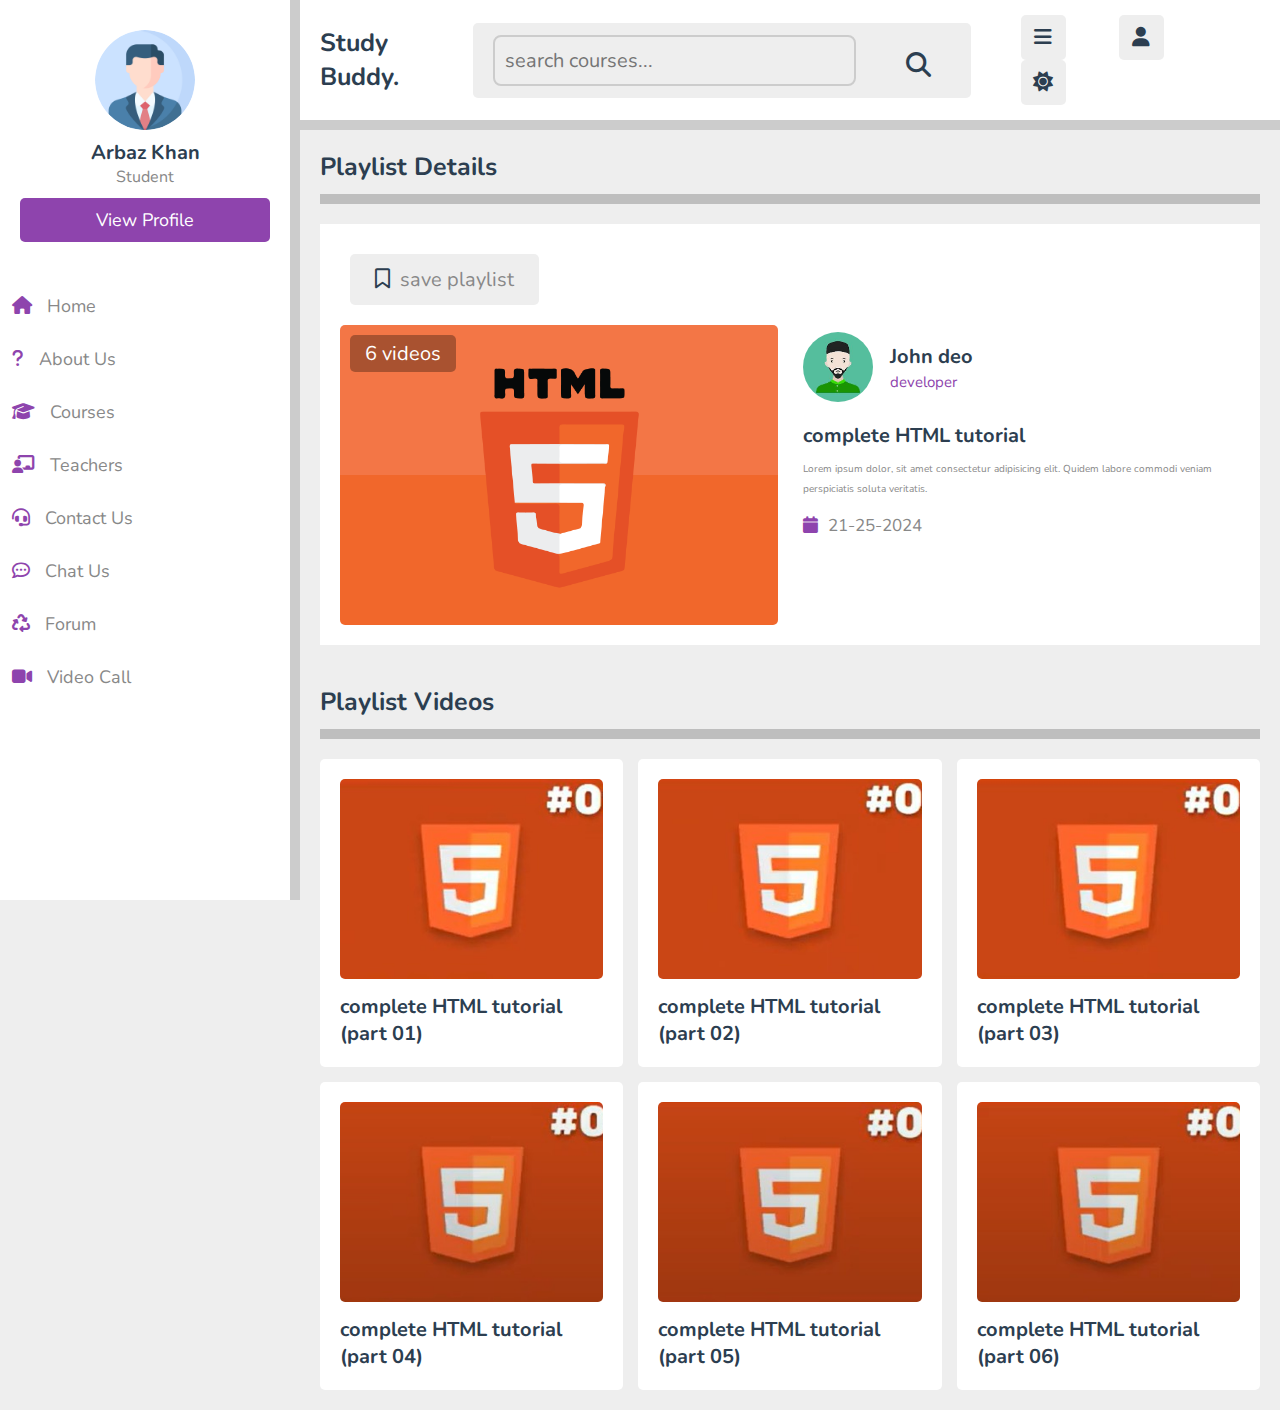
<file: playlist.html>
<!DOCTYPE html>
<html lang="en">
<head>
    <meta charset="UTF-8">
    <meta name="viewport" content="width=device-width, initial-scale=1.0">
    <title>Playlist</title>

    <!-- Font awesome cdn link  -->
    <link rel="stylesheet" href="https://cdnjs.cloudflare.com/ajax/libs/font-awesome/6.2.0/css/all.min.css">

    <!--  Custom css file link  -->
      <link rel="stylesheet" href="style.css">

</head>
<body>
    
     <!--  Header section start  -->

     <header class="header">
        <section class="flex">
            <a href="index.html" class="logo">Study Buddy.</a>

            <form action="" method="post" class="search-form">
                <input type="text" name="search_box" placeholder="search courses..." required maxlength="100">
                <button type="submit" class="fas fa-search" name="search_box">
                </button>
            </form>

            <div class="icons">
                <div id="menu-btn" class="fas fa-bars"></div>
                <div id="search-btn" class="fas fa-search"></div>
                <div id="user-btn" class="fas fa-user"></div>
                <div id="toggle-btn" class="fas fa-sun"></div>
            </div>

            <div class="profile">
                <img src="profile.png" alt="">
                <h3>Arbaz Khan</h3>
                <span>Student</span>
                <a href="profile.html" class="btn">View Profile</a>
                <div class="flex-btn">
                    <a href="login.html" class="option-btn">Login</a>
                    <a href="register.html" class="option-btn">Register</a>
                </div>
            </div>
        </section>

    </header>

    <!--  Header section ends  -->

    <!--  side bar section starts -->

    <div class="side-bar">

        <div class="close-side-bar">
            <i class="fas fa-times"></i>
        </div>

        <div class="profile">
            <img src="profile.png" alt="">
            <h3>Arbaz Khan</h3>
            <span>Student</span>
            <a href="profile.html" class="btn">View Profile</a>
            
        </div>

        <nav class="navbar">
            <a href="index.html"><i class="fas fa-home"></i><span>Home</span></a> 
            <a href="about.html"><i class="fas fa-question"></i><span>About Us</span></a> 
            <a href="courses.html"><i class="fas fa-graduation-cap"></i><span>Courses</span></a> 
            <a href="teachers.html"><i class="fas fa-chalkboard-user"></i><span>Teachers</span></a>
            <a href="contact.html"><i class="fas fa-headset"></i><span>Contact Us</span></a> 
            <a href="chat.html"><i class='far fa-comment-dots'></i><span>Chat Us</span></a>
            <a href="forum.html"><i class="fa-solid fa-recycle"></i><span>Forum</span></a>
            <a href="video-call.html"><i class="fa-solid fa-video"></i><span>Video Call</span></a>
         </nav>
    </div>

    <!--  side bar section ends -->

    <!--  playlist section starts  -->

    <section class="playlist">

        <h1 class="heading">playlist details</h1>

        <div class="row">

            <div class="col">
                <form action="" method="post" class="save-list">
                    <button type="submit" name="save_list"><i class="far fa-bookmark"></i><span>save playlist</span>
                    </button>
                </form>
                <div class="thumb">
                    <span>6 videos</span>
                    <img src="html.png" alt="">
                </div>
            </div>

            <div class="col">
                <div class="tutor">
                    <img src="htmllll.jpeg" alt="">
                    <div>
                        <h3>John deo</h3>
                        <span>developer</span>
                    </div>
                </div>
                <div class="details">
                    <h3>complete HTML tutorial</h3>
                    <p>Lorem ipsum dolor, sit amet consectetur adipisicing elit. 
                        Quidem labore commodi veniam perspiciatis soluta veritatis.</p>
                        <div class="date"><i class="fas fa-calendar"></i><span>21-25-2024</span></div>
                </div>
            </div>
        </div>

    </section>

    <!--  playlist section ends  -->

    <!--  videos container section starts  -->

    <section class="videos-container">

        <h1 class="heading">playlist videos</h1>

        <div class="box-container">

            <a href="watch-video.html" class="box"><i class="fas fa-play"></i>
                <img src="image post 1.jpg" alt="">
                <h3>complete HTML tutorial (part 01)</h3>
            </a>

            <a href="watch-video.html" class="box"><i class="fas fa-play"></i>
                <img src="image post 2.jpg" alt="">
                <h3>complete HTML tutorial (part 02)</h3>
            </a>

            <a href="watch-video.html" class="box"><i class="fas fa-play"></i>
                <img src="image post 3.jpg" alt="">
                <h3>complete HTML tutorial (part 03)</h3>
            </a>

            <a href="watch-video.html" class="box"><i class="fas fa-play"></i>
                <img src="image post 4.jpg" alt="">
                <h3>complete HTML tutorial (part 04)</h3>
            </a>

            <a href="watch-video.html" class="box"><i class="fas fa-play"></i>
                <img src="image post 5.jpg" alt="">
                <h3>complete HTML tutorial (part 05)</h3>
            </a>

            <a href="watch-video.html" class="box"><i class="fas fa-play"></i>
                <img src="image post 6.jpg" alt="">
                <h3>complete HTML tutorial (part 06)</h3>
            </a>

        </div>

    </section>

    <!--  videos container section ends  -->

    <script src="script.js"></script>

</body>
</html>
</file>
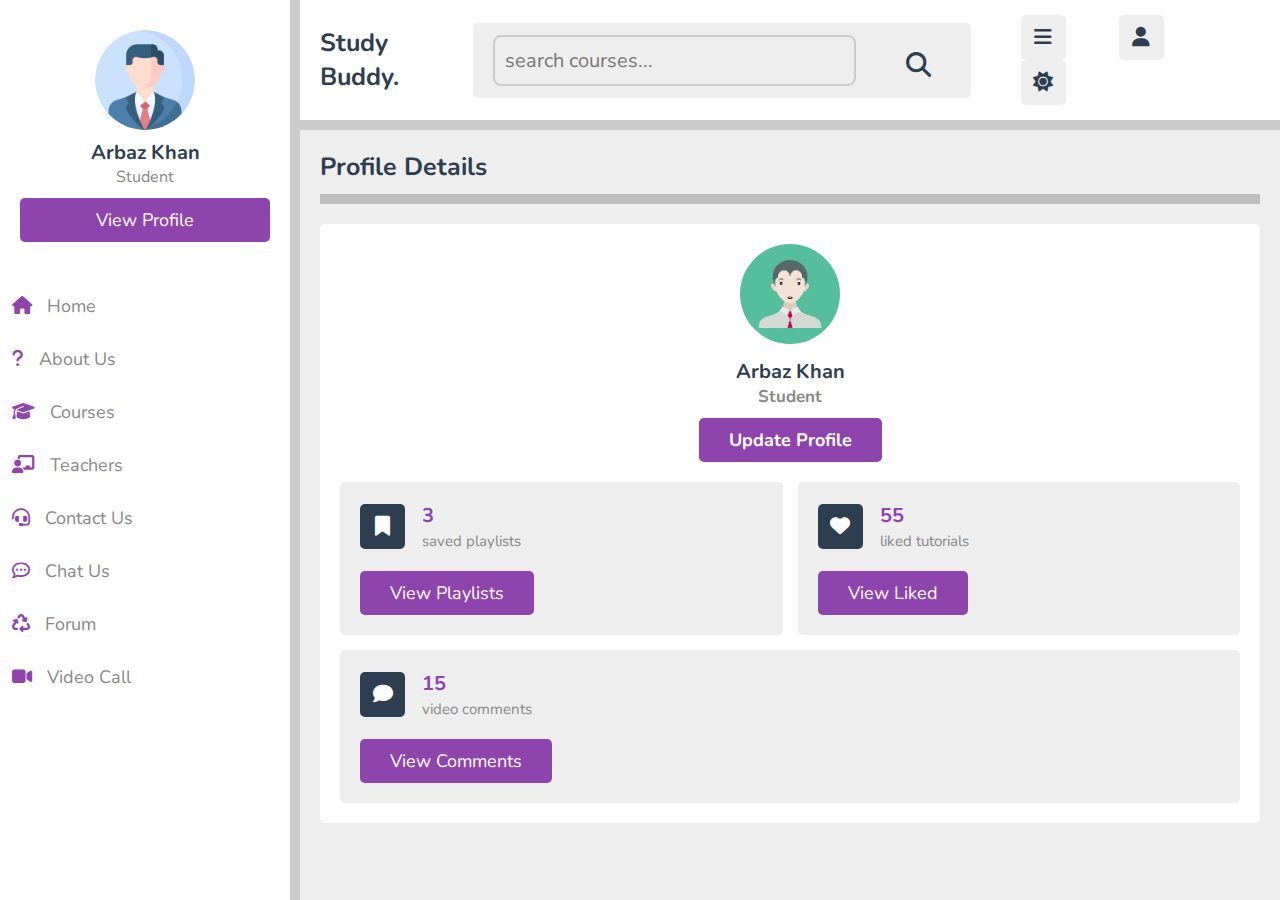
<file: profile.html>
<!DOCTYPE html>
<html lang="en">
<head>
    <meta charset="UTF-8">
    <meta name="viewport" content="width=device-width, initial-scale=1.0">
    <title>Profile</title>

    <!-- Font awesome cdn link  -->
    <link rel="stylesheet" href="https://cdnjs.cloudflare.com/ajax/libs/font-awesome/6.2.0/css/all.min.css">

    <!--  Custom css file link  -->
      <link rel="stylesheet" href="style.css">

</head>
<body>
    
     <!--  Header section start  -->

     <header class="header">
        <section class="flex">
            <a href="index.html" class="logo">Study Buddy.</a>

            <form action="" method="post" class="search-form">
                <input type="text" name="search_box" placeholder="search courses..." required maxlength="100">
                <button type="submit" class="fas fa-search" name="search_box">
                </button>
            </form>

            <div class="icons">
                <div id="menu-btn" class="fas fa-bars"></div>
                <div id="search-btn" class="fas fa-search"></div>
                <div id="user-btn" class="fas fa-user"></div>
                <div id="toggle-btn" class="fas fa-sun"></div>
            </div>

            <div class="profile">
                <img src="profile.png" alt="">
                <h3>Arbaz Khan</h3>
                <span>Student</span>
                <a href="profile.html" class="btn">View Profile</a>
                <div class="flex-btn">
                    <a href="login.html" class="option-btn">Login</a>
                    <a href="register.html" class="option-btn">Register</a>
                </div>
            </div>
        </section>

    </header>

    <!--  Header section ends  -->

    <!--  side bar section starts -->

    <div class="side-bar">

        <div class="close-side-bar">
            <i class="fas fa-times"></i>
        </div>

        <div class="profile">
            <img src="profile.png" alt="">
            <h3>Arbaz Khan</h3>
            <span>Student</span>
            <a href="profile.html" class="btn">View Profile</a>
            
        </div>

        <nav class="navbar">
            <a href="index.html"><i class="fas fa-home"></i><span>Home</span></a> 
            <a href="about.html"><i class="fas fa-question"></i><span>About Us</span></a> 
            <a href="courses.html"><i class="fas fa-graduation-cap"></i><span>Courses</span></a> 
            <a href="teachers.html"><i class="fas fa-chalkboard-user"></i><span>Teachers</span></a>
            <a href="contact.html"><i class="fas fa-headset"></i><span>Contact Us</span></a> 
            <a href="chat.html"><i class='far fa-comment-dots'></i><span>Chat Us</span></a>
            <a href="forum.html"><i class="fa-solid fa-recycle"></i><span>Forum</span></a>
            <a href="video-call.html"><i class="fa-solid fa-video"></i><span>Video Call</span></a>
         </nav>
    </div>

    <!--  side bar section ends -->

    <!--  profile section starts  -->

    <section class="profile">

        <h1 class="heading">profile details</h1>

        <div class="details">

            <div class="user">
                <img src="jsss.jpeg" alt="">
                <h3>Arbaz Khan
                    <p>Student</p>
                    <a href="update.html" class="inline-btn">update profile</a>
                </h3>
            </div>

            <div class="box-container">

                <div class="box">
                    <div class="flex">
                        <i class="fas fa-bookmark"></i>
                        <div>
                            <h3>3</h3>
                            <span>saved playlists</span>
                        </div>
                    </div>
                    <a href="#" class="inline-btn">view playlists</a>
                </div>

                <div class="box">
                    <div class="flex">
                        <i class="fas fa-heart"></i>
                        <div>
                            <h3>55</h3>
                            <span>liked tutorials</span>
                        </div>
                    </div>
                    <a href="#" class="inline-btn">view liked</a>
                </div>

                <div class="box">
                    <div class="flex">
                        <i class="fas fa-comment"></i>
                        <div>
                            <h3>15</h3>
                            <span>video comments</span>
                        </div>
                    </div>
                    <a href="#" class="inline-btn">view comments</a>
                </div>
            </div>
        </div>
    </section>

    <!--  profile section ends  -->


    <script src="script.js"></script>

</body>
</html>
</file>
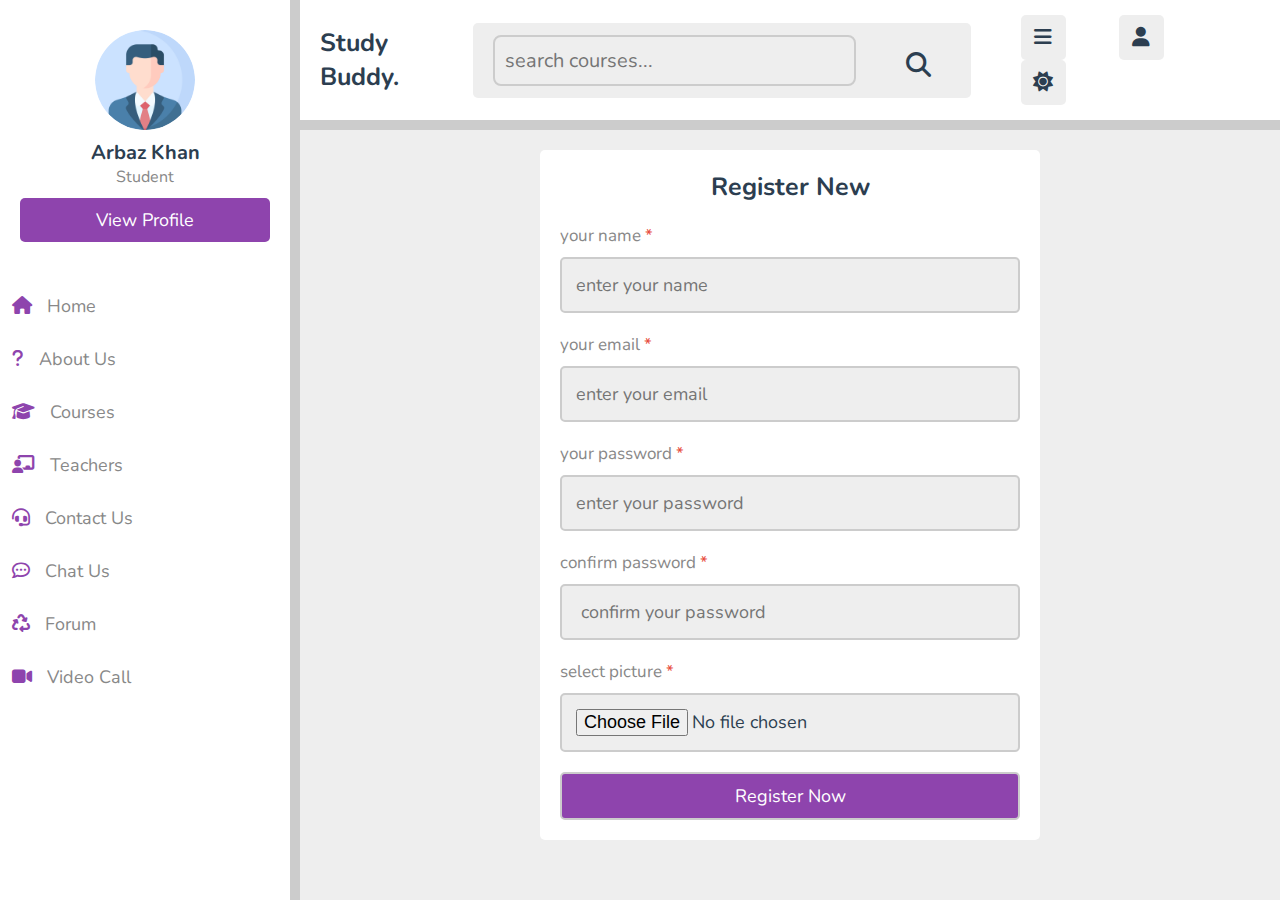
<file: register.html>
<!DOCTYPE html>
<html lang="en">
<head>
    <meta charset="UTF-8">
    <meta name="viewport" content="width=device-width, initial-scale=1.0">
    <title>Register</title>

    <!-- Font awesome cdn link  -->
    <link rel="stylesheet" href="https://cdnjs.cloudflare.com/ajax/libs/font-awesome/6.2.0/css/all.min.css">

    <!--  Custom css file link  -->
      <link rel="stylesheet" href="style.css">

</head>
<body>
    
     <!--  Header section start  -->

     <header class="header">
        <section class="flex">
            <a href="index.html" class="logo">Study Buddy.</a>

            <form action="" method="post" class="search-form">
                <input type="text" name="search_box" placeholder="search courses..." required maxlength="100">
                <button type="submit" class="fas fa-search" name="search_box">
                </button>
            </form>

            <div class="icons">
                <div id="menu-btn" class="fas fa-bars"></div>
                <div id="search-btn" class="fas fa-search"></div>
                <div id="user-btn" class="fas fa-user"></div>
                <div id="toggle-btn" class="fas fa-sun"></div>
            </div>

            <div class="profile">
                <img src="profile.png" alt="">
                <h3>Arbaz Khan</h3>
                <span>Student</span>
                <a href="profile.html" class="btn">View Profile</a>
                <div class="flex-btn">
                    <a href="login.html" class="option-btn">Login</a>
                    <a href="register.html" class="option-btn">Register</a>
                </div>
            </div>
        </section>

    </header>

    <!--  Header section ends  -->

    <!--  side bar section starts -->

    <div class="side-bar">

        <div class="close-side-bar">
            <i class="fas fa-times"></i>
        </div>

        <div class="profile">
            <img src="profile.png" alt="">
            <h3>Arbaz Khan</h3>
            <span>Student</span>
            <a href="profile.html" class="btn">View Profile</a>
            
        </div>

        <nav class="navbar">
            <a href="index.html"><i class="fas fa-home"></i><span>Home</span></a> 
            <a href="about.html"><i class="fas fa-question"></i><span>About Us</span></a> 
            <a href="courses.html"><i class="fas fa-graduation-cap"></i><span>Courses</span></a> 
            <a href="teachers.html"><i class="fas fa-chalkboard-user"></i><span>Teachers</span></a>
            <a href="contact.html"><i class="fas fa-headset"></i><span>Contact Us</span></a> 
            <a href="chat.html"><i class='far fa-comment-dots'></i><span>Chat Us</span></a>
            <a href="forum.html"><i class="fa-solid fa-recycle"></i><span>Forum</span></a>
            <a href="video-call.html"><i class="fa-solid fa-video"></i><span>Video Call</span></a>
         </nav>
    </div>

    <!--  side bar section ends -->

    <!--  register section starts  -->

    <section class="form-container">

        <form action="" method="post" enctype="multipart/form-data">
            <h3>Register New</h3>
            <p>your name <span>*</span></p>
            <input type="text" name="name" placeholder="enter your name" maxlength="100" required class="box">
            <p>your email <span>*</span></p>
            <input type="text" name="email" placeholder="enter your email" maxlength="100" required class="box">
            <p>your password <span>*</span></p>
            <input type="password" name="pass" placeholder="enter your password" maxlength="50" required class="box">
            <p>confirm password <span>*</span></p>
            <input type="password" name="c_pass" placeholder=" confirm your password" maxlength="50" required class="box">
            <p>select picture <span>*</span></p>
            <input type="file" name="image" accept="image/*" required class="box">
            <input type="submit" name="submit" value="register now" class="btn">
        </form>
    </section>

    <!--  register section ends  -->

    <script src="script.js"></script>

</body>
</html>
</file>
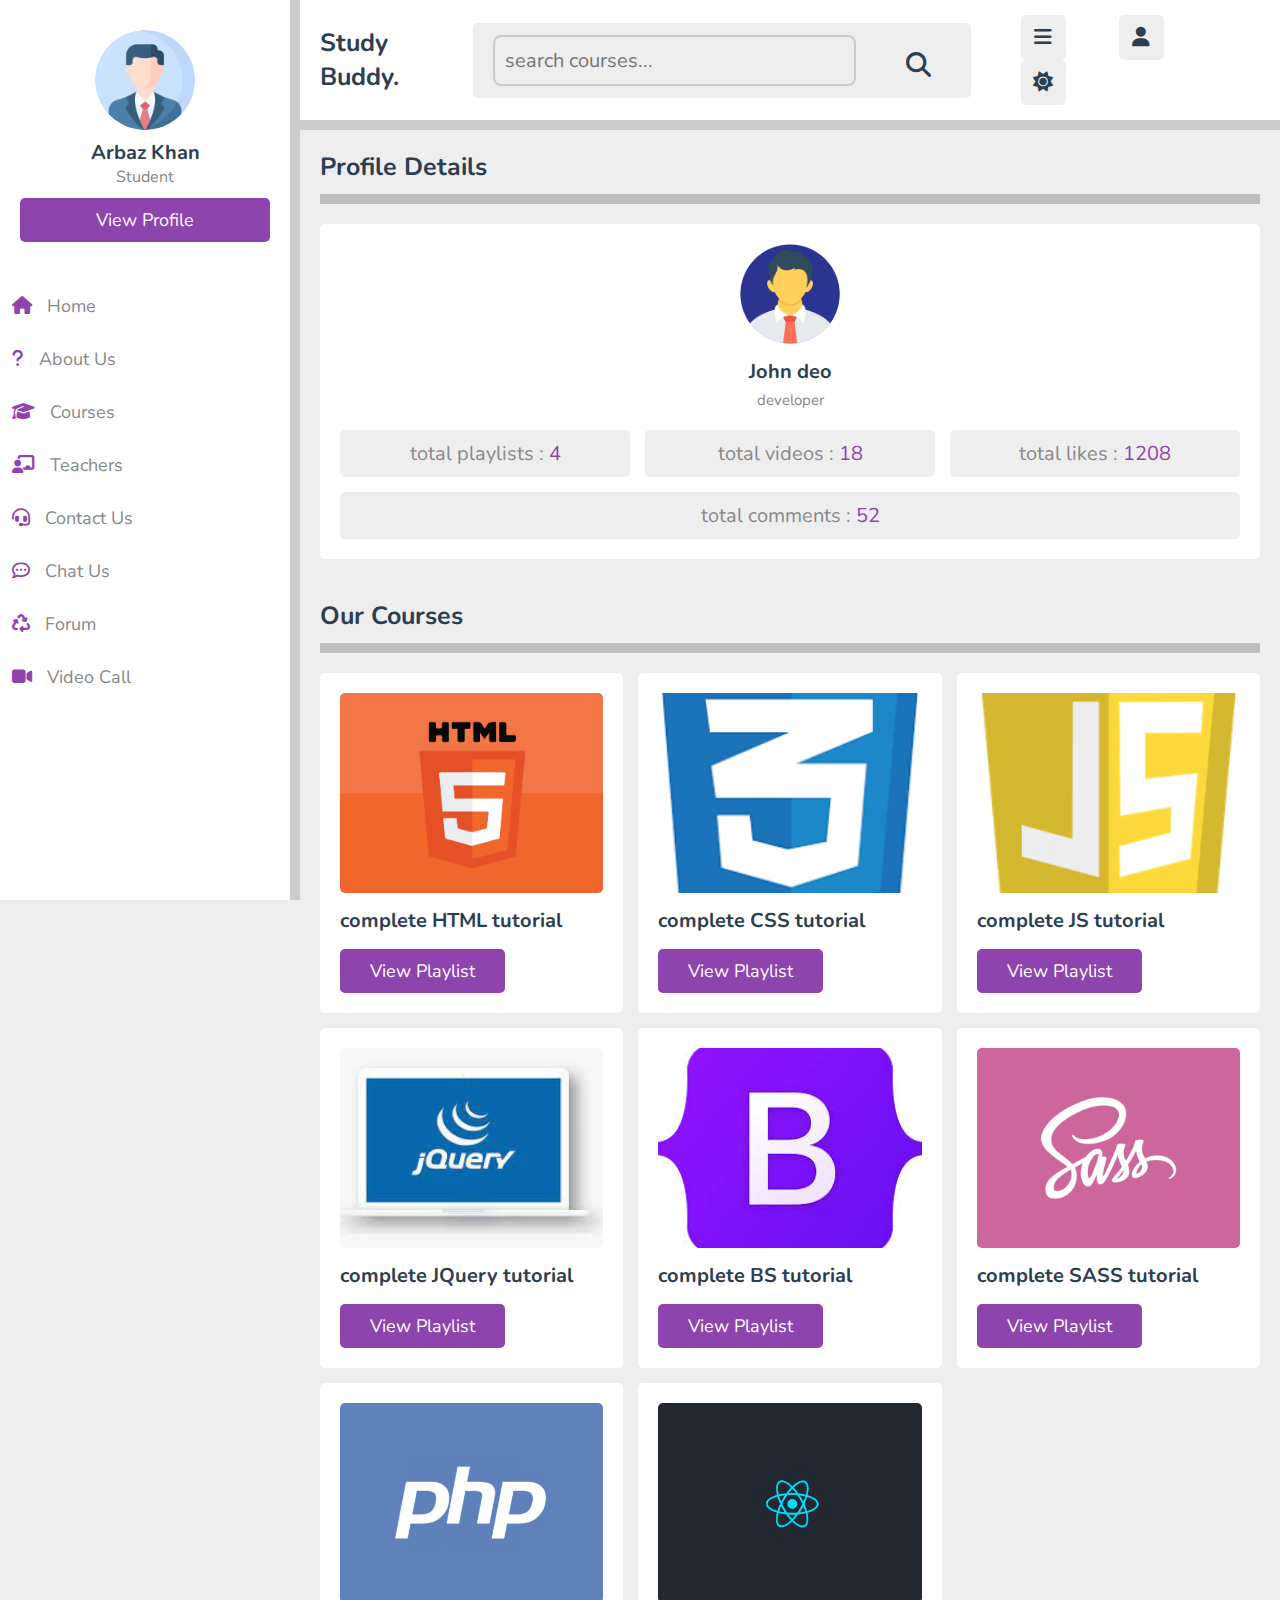
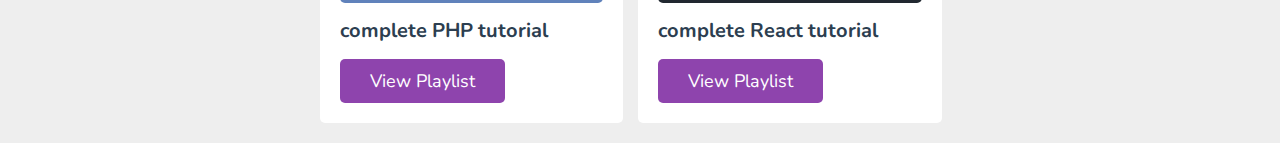
<file: teacher_profile.html>
<!DOCTYPE html>
<html lang="en">
<head>
    <meta charset="UTF-8">
    <meta name="viewport" content="width=device-width, initial-scale=1.0">
    <title>Teacher_Profile</title>

    <!-- Font awesome cdn link  -->
    <link rel="stylesheet" href="https://cdnjs.cloudflare.com/ajax/libs/font-awesome/6.2.0/css/all.min.css">

    <!--  Custom css file link  -->
      <link rel="stylesheet" href="style.css">

</head>
<body>
    
     <!--  Header section start  -->

     <header class="header">
        <section class="flex">
            <a href="index.html" class="logo">Study Buddy.</a>

            <form action="" method="post" class="search-form">
                <input type="text" name="search_box" placeholder="search courses..." required maxlength="100">
                <button type="submit" class="fas fa-search" name="search_box">
                </button>
            </form>

            <div class="icons">
                <div id="menu-btn" class="fas fa-bars"></div>
                <div id="search-btn" class="fas fa-search"></div>
                <div id="user-btn" class="fas fa-user"></div>
                <div id="toggle-btn" class="fas fa-sun"></div>
            </div>

            <div class="profile">
                <img src="profile.png" alt="">
                <h3>Arbaz Khan</h3>
                <span>Student</span>
                <a href="profile.html" class="btn">View Profile</a>
                <div class="flex-btn">
                    <a href="login.html" class="option-btn">Login</a>
                    <a href="register.html" class="option-btn">Register</a>
                </div>
            </div>
        </section>

    </header>

    <!--  Header section ends  -->

    <!--  side bar section starts -->

    <div class="side-bar">

        <div class="close-side-bar">
            <i class="fas fa-times"></i>
        </div>

        <div class="profile">
            <img src="profile.png" alt="">
            <h3>Arbaz Khan</h3>
            <span>Student</span>
            <a href="profile.html" class="btn">View Profile</a>
            
        </div>

        <nav class="navbar">
            <a href="index.html"><i class="fas fa-home"></i><span>Home</span></a> 
            <a href="about.html"><i class="fas fa-question"></i><span>About Us</span></a> 
            <a href="courses.html"><i class="fas fa-graduation-cap"></i><span>Courses</span></a> 
            <a href="teachers.html"><i class="fas fa-chalkboard-user"></i><span>Teachers</span></a>
            <a href="contact.html"><i class="fas fa-headset"></i><span>Contact Us</span></a> 
            <a href="chat.html"><i class='far fa-comment-dots'></i><span>Chat Us</span></a>
            <a href="forum.html"><i class="fa-solid fa-recycle"></i><span>Forum</span></a>
            <a href="video-call.html"><i class="fa-solid fa-video"></i><span>Video Call</span></a>
         </nav>

    </div>

    <!--  side bar section ends -->

    <!--  teachers profile section starts  -->
      
    <section class="tutor-profile">

        <h1 class="heading">profile details</h1>

        <div class="details">
            <div class="tutor">
                <img src="sasss.png" alt="">
                <h3>John deo</h3>
                <span>developer</span>
            </div>
            <div class="flex">
                <p>total playlists : <span>4</span></p>
                <p>total videos : <span>18</span></p>
                <p>total likes : <span>1208</span></p>
                <p>total comments : <span>52</span></p>
            </div>
        </div>

    </section>

     <!--  courses section starts  -->

     <section class="courses">

        <h1 class="heading">Our Courses</h1>

        <div class="box-container">
            
            <div class="box">
                <img src="html.png" class="thumb" alt="">
                <h3 class="title">complete HTML tutorial</h3>
                <a href="playlist.html" class="inline-btn">view playlist</a>
            </div>
            
            <div class="box">
                <img src="css.png" class="thumb" alt="">
                <h3 class="title">complete CSS tutorial</h3>
                <a href="playlist.html" class="inline-btn">view playlist</a>
            </div>
            
            <div class="box">
                <img src="js.png" class="thumb" alt="">
                <h3 class="title">complete JS tutorial</h3>
                <a href="playlist.html" class="inline-btn">view playlist</a>
            </div>

            <div class="box">
                <img src="jquery.jpeg" class="thumb" alt="">
                <h3 class="title">complete JQuery tutorial</h3>
                <a href="playlist.html" class="inline-btn">view playlist</a>
            </div>

            <div class="box">
                <img src="bootstrap.jpeg" class="thumb" alt="">
                <h3 class="title">complete BS tutorial</h3>
                <a href="playlist.html" class="inline-btn">view playlist</a>
            </div>

            <div class="box">
                <img src="sass.png" class="thumb" alt="">
                <h3 class="title">complete SASS tutorial</h3>
                <a href="playlist.html" class="inline-btn">view playlist</a>
            </div>

            <div class="box">
                <img src="php.png" class="thumb" alt="">
                <h3 class="title">complete PHP tutorial</h3>
                <a href="playlist.html" class="inline-btn">view playlist</a>
            </div>

            <div class="box">
                <img src="react.png" class="thumb" alt="">
                <h3 class="title">complete React tutorial</h3>
                <a href="playlist.html" class="inline-btn">view playlist</a>
            </div>
        </div>

    </section>

    <!--  courses section ends  -->

    <!--  teachers profile section starts -->

    <script src="script.js"></script>

</body>
</html>
</file>
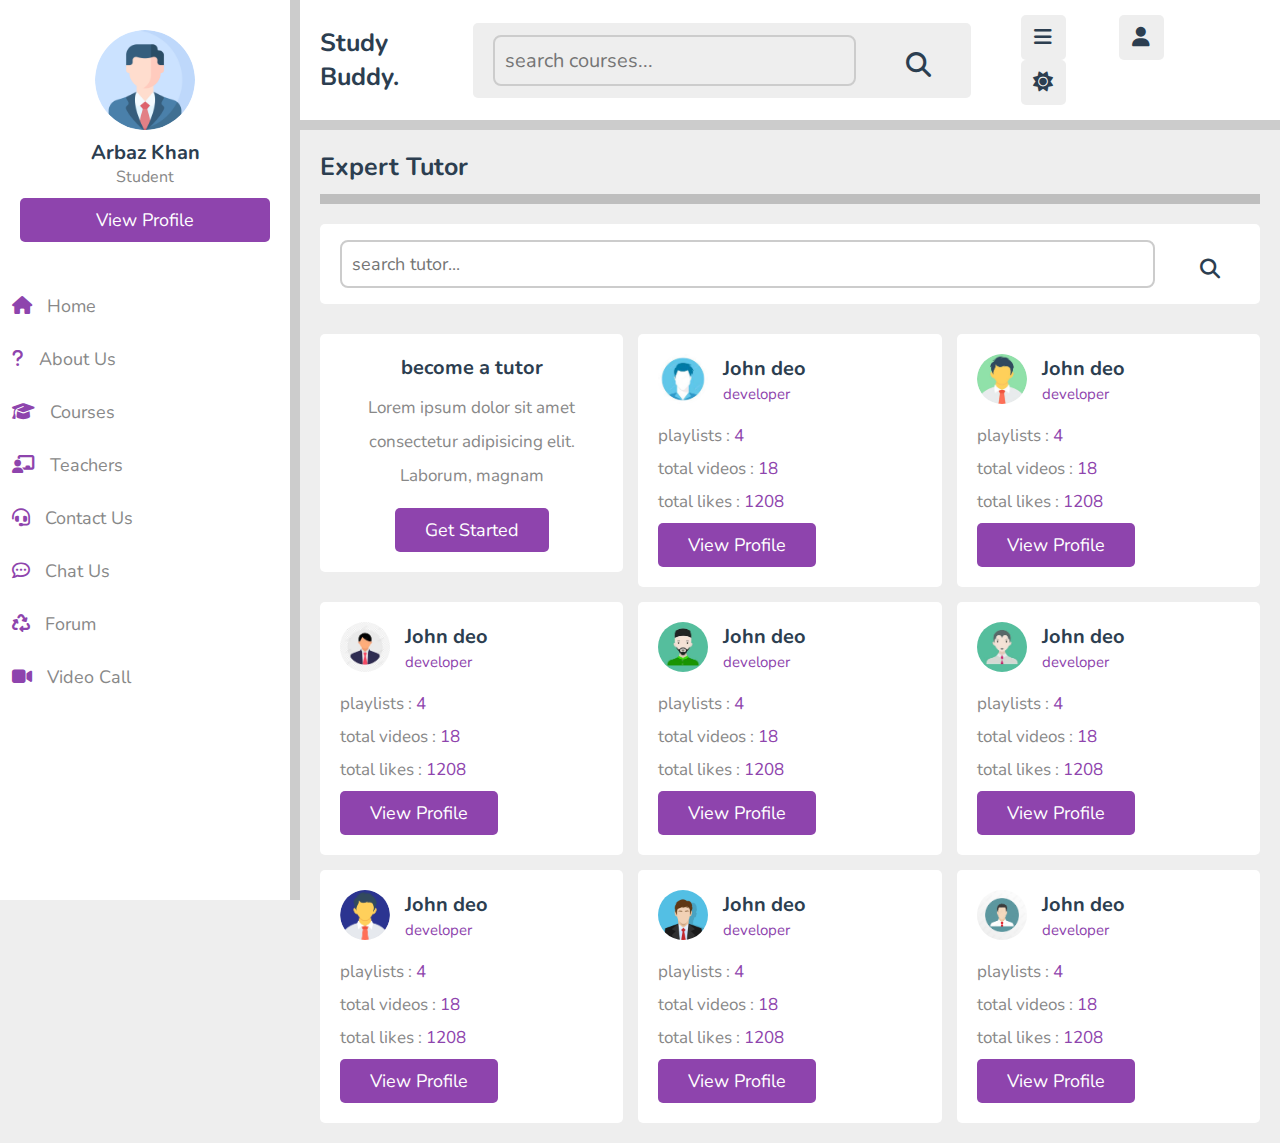
<file: teachers.html>
<!DOCTYPE html>
<html lang="en">
<head>
    <meta charset="UTF-8">
    <meta name="viewport" content="width=device-width, initial-scale=1.0">
    <title>Teachers</title>

    <!-- Font awesome cdn link  -->
    <link rel="stylesheet" href="https://cdnjs.cloudflare.com/ajax/libs/font-awesome/6.2.0/css/all.min.css">

    <!--  Custom css file link  -->
      <link rel="stylesheet" href="style.css">

</head>
<body>
    
     <!--  Header section start  -->

     <header class="header">
        <section class="flex">
            <a href="index.html" class="logo">Study Buddy.</a>

            <form action="" method="post" class="search-form">
                <input type="text" name="search_box" placeholder="search courses..." required maxlength="100">
                <button type="submit" class="fas fa-search" name="search_box">
                </button>
            </form>

            <div class="icons">
                <div id="menu-btn" class="fas fa-bars"></div>
                <div id="search-btn" class="fas fa-search"></div>
                <div id="user-btn" class="fas fa-user"></div>
                <div id="toggle-btn" class="fas fa-sun"></div>
            </div>

            <div class="profile">
                <img src="profile.png" alt="">
                <h3>Arbaz Khan</h3>
                <span>Student</span>
                <a href="profile.html" class="btn">View Profile</a>
                <div class="flex-btn">
                    <a href="login.html" class="option-btn">Login</a>
                    <a href="register.html" class="option-btn">Register</a>
                </div>
            </div>
        </section>

    </header>

    <!--  Header section ends  -->

    <!--  side bar section starts -->

    <div class="side-bar">

        <div class="close-side-bar">
            <i class="fas fa-times"></i>
        </div>

        <div class="profile">
            <img src="profile.png" alt="">
            <h3>Arbaz Khan</h3>
            <span>Student</span>
            <a href="profile.html" class="btn">View Profile</a>
            
        </div>

        <nav class="navbar">
            <a href="index.html"><i class="fas fa-home"></i><span>Home</span></a> 
            <a href="about.html"><i class="fas fa-question"></i><span>About Us</span></a> 
            <a href="courses.html"><i class="fas fa-graduation-cap"></i><span>Courses</span></a> 
            <a href="teachers.html"><i class="fas fa-chalkboard-user"></i><span>Teachers</span></a>
            <a href="contact.html"><i class="fas fa-headset"></i><span>Contact Us</span></a> 
            <a href="chat.html"><i class='far fa-comment-dots'></i><span>Chat Us</span></a>
            <a href="forum.html"><i class="fa-solid fa-recycle"></i><span>Forum</span></a>
            <a href="video-call.html"><i class="fa-solid fa-video"></i><span>Video Call</span></a>
         </nav>

    </div>

    <!--  side bar section ends -->

    <!--  teachers section starts  -->

    <section class="teachers">

        <h1 class="heading">expert tutor</h1>

        <form action="" method="post" class="search-tutor">
            <input type="text" name="search_box" maxlength="100" placeholder="search tutor..." required>
            <button type="submit" name="search-tutor" class="fas fa-search">

            </button>
        </form>

        <div class="box-container">

            <div class="box offer">
                <h3>become a tutor</h3>
                <p>Lorem ipsum dolor sit amet consectetur adipisicing elit. 
                    Laborum, magnam
                </p>
                <a href="register.html" class="inline-btn">get started</a>
            </div>

            <div class="box">
                <div class="tutor">
                    <img src="phppp.jpeg" alt="">
                    <div>
                        <h3>John deo</h3>
                        <span>developer</span>
                    </div>
                </div>
                <p>playlists : <span>4</span></p>
                <p>total videos : <span>18</span></p>
                <p>total likes : <span>1208</span></p>
                <a href="teacher_profile.html" class="inline-btn">view profile</a>
            </div>

            <div class="box">
                <div class="tutor">
                    <img src="boottt.jpeg" alt="">
                    <div>
                        <h3>John deo</h3>
                        <span>developer</span>
                    </div>
                </div>
                <p>playlists : <span>4</span></p>
                <p>total videos : <span>18</span></p>
                <p>total likes : <span>1208</span></p>
                <a href="teacher_profile.html" class="inline-btn">view profile</a>
            </div>

            <div class="box">
                <div class="tutor">
                    <img src="cs.jpeg" alt="">
                    <div>
                        <h3>John deo</h3>
                        <span>developer</span>
                    </div>
                </div>
                <p>playlists : <span>4</span></p>
                <p>total videos : <span>18</span></p>
                <p>total likes : <span>1208</span></p>
                <a href="teacher_profile.html" class="inline-btn">view profile</a>
            </div>

            <div class="box">
                <div class="tutor">
                    <img src="htmllll.jpeg" alt="">
                    <div>
                        <h3>John deo</h3>
                        <span>developer</span>
                    </div>
                </div>
                <p>playlists : <span>4</span></p>
                <p>total videos : <span>18</span></p>
                <p>total likes : <span>1208</span></p>
                <a href="teacher_profile.html" class="inline-btn">view profile</a>
            </div>

            <div class="box">
                <div class="tutor">
                    <img src="jsss.jpeg" alt="">
                    <div>
                        <h3>John deo</h3>
                        <span>developer</span>
                    </div>
                </div>
                <p>playlists : <span>4</span></p>
                <p>total videos : <span>18</span></p>
                <p>total likes : <span>1208</span></p>
                <a href="teacher_profile.html" class="inline-btn">view profile</a>
            </div>

            <div class="box">
                <div class="tutor">
                    <img src="sasss.png" alt="">
                    <div>
                        <h3>John deo</h3>
                        <span>developer</span>
                    </div>
                </div>
                <p>playlists : <span>4</span></p>
                <p>total videos : <span>18</span></p>
                <p>total likes : <span>1208</span></p>
                <a href="teacher_profile.html" class="inline-btn">view profile</a>
            </div>

            <div class="box">
                <div class="tutor">
                    <img src="recttt.jpg" alt="">
                    <div>
                        <h3>John deo</h3>
                        <span>developer</span>
                    </div>
                </div>
                <p>playlists : <span>4</span></p>
                <p>total videos : <span>18</span></p>
                <p>total likes : <span>1208</span></p>
                <a href="teacher_profile.html" class="inline-btn">view profile</a>
            </div>
            
            <div class="box">
                <div class="tutor">
                    <img src="jquerr.jpg" alt="">
                    <div>
                        <h3>John deo</h3>
                        <span>developer</span>
                    </div>
                </div>
                <p>playlists : <span>4</span></p>
                <p>total videos : <span>18</span></p>
                <p>total likes : <span>1208</span></p>
                <a href="teacher_profile.html" class="inline-btn">view profile</a>
            </div>

        </div>

    </section>

    <!--  teachers section ends -->

    <script src="script.js"></script>

</body>
</html>
</file>
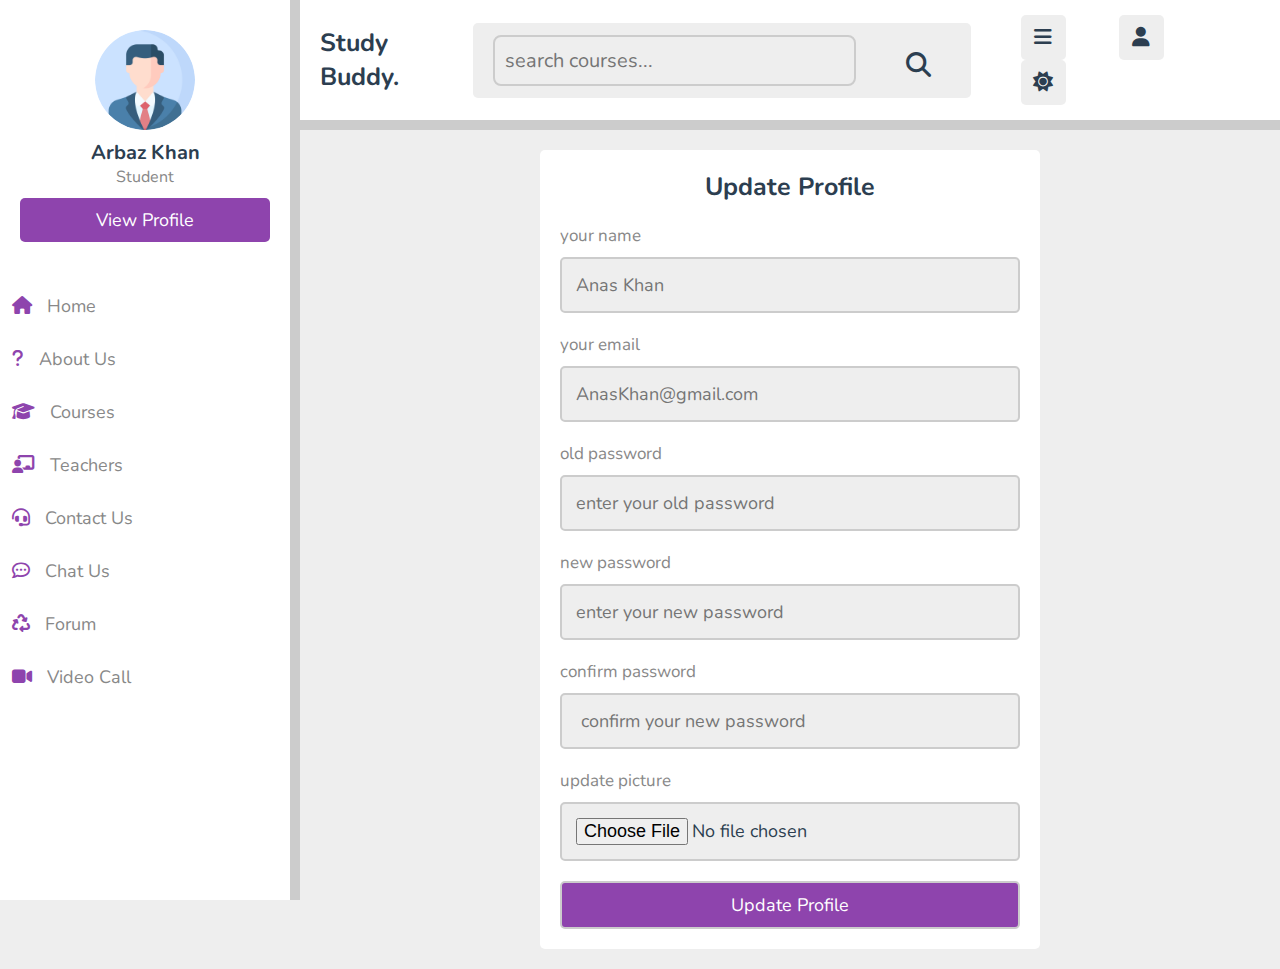
<file: update.html>
<!DOCTYPE html>
<html lang="en">
<head>
    <meta charset="UTF-8">
    <meta name="viewport" content="width=device-width, initial-scale=1.0">
    <title>Update</title>

    <!-- Font awesome cdn link  -->
    <link rel="stylesheet" href="https://cdnjs.cloudflare.com/ajax/libs/font-awesome/6.2.0/css/all.min.css">

    <!--  Custom css file link  -->
      <link rel="stylesheet" href="style.css">

</head>
<body>
    
     <!--  Header section start  -->

     <header class="header">
        <section class="flex">
            <a href="index.html" class="logo">Study Buddy.</a>

            <form action="" method="post" class="search-form">
                <input type="text" name="search_box" placeholder="search courses..." required maxlength="100">
                <button type="submit" class="fas fa-search" name="search_box">
                </button>
            </form>

            <div class="icons">
                <div id="menu-btn" class="fas fa-bars"></div>
                <div id="search-btn" class="fas fa-search"></div>
                <div id="user-btn" class="fas fa-user"></div>
                <div id="toggle-btn" class="fas fa-sun"></div>
            </div>

            <div class="profile">
                <img src="profile.png" alt="">
                <h3>Arbaz Khan</h3>
                <span>Student</span>
                <a href="profile.html" class="btn">View Profile</a>
                <div class="flex-btn">
                    <a href="login.html" class="option-btn">Login</a>
                    <a href="register.html" class="option-btn">Register</a>
                </div>
            </div>
        </section>

    </header>

    <!--  Header section ends  -->

    <!--  side bar section starts -->

    <div class="side-bar">

        <div class="close-side-bar">
            <i class="fas fa-times"></i>
        </div>

        <div class="profile">
            <img src="profile.png" alt="">
            <h3>Arbaz Khan</h3>
            <span>Student</span>
            <a href="profile.html" class="btn">View Profile</a>
            
        </div>

        <nav class="navbar">
            <a href="index.html"><i class="fas fa-home"></i><span>Home</span></a> 
            <a href="about.html"><i class="fas fa-question"></i><span>About Us</span></a> 
            <a href="courses.html"><i class="fas fa-graduation-cap"></i><span>Courses</span></a> 
            <a href="teachers.html"><i class="fas fa-chalkboard-user"></i><span>Teachers</span></a>
            <a href="contact.html"><i class="fas fa-headset"></i><span>Contact Us</span></a> 
            <a href="chat.html"><i class='far fa-comment-dots'></i><span>Chat Us</span></a>
            <a href="forum.html"><i class="fa-solid fa-recycle"></i><span>Forum</span></a>
            <a href="video-call.html"><i class="fa-solid fa-video"></i><span>Video Call</span></a>
         </nav>

    </div>

    <!--  side bar section ends -->

    <!--  update profile section starts  -->

    <section class="form-container">

        <form action="" method="post" enctype="multipart/form-data">
            <h3>Update Profile</h3>
            <p>your name</p>
            <input type="text" name="name" placeholder="Anas Khan" maxlength="100" class="box">
            <p>your email</p>
            <input type="text" name="email" placeholder="AnasKhan@gmail.com" maxlength="100" class="box">
            <p>old password</p>
            <input type="password" name="old_pass" placeholder="enter your old password" maxlength="50" class="box">
            <p>new password</p>
            <input type="password" name="new_pass" placeholder="enter your new password" maxlength="50" class="box">
            <p>confirm password</p>
            <input type="password" name="c_pass" placeholder=" confirm your new password" maxlength="50" class="box">
            <p>update picture</p>
            <input type="file" name="image" accept="image/*" required class="box">
            <input type="submit" name="submit" value="update profile" class="btn">
        </form>
    </section>

    <!--  update profile section ends  -->

    <script src="script.js"></script>

</body>
</html>
</file>
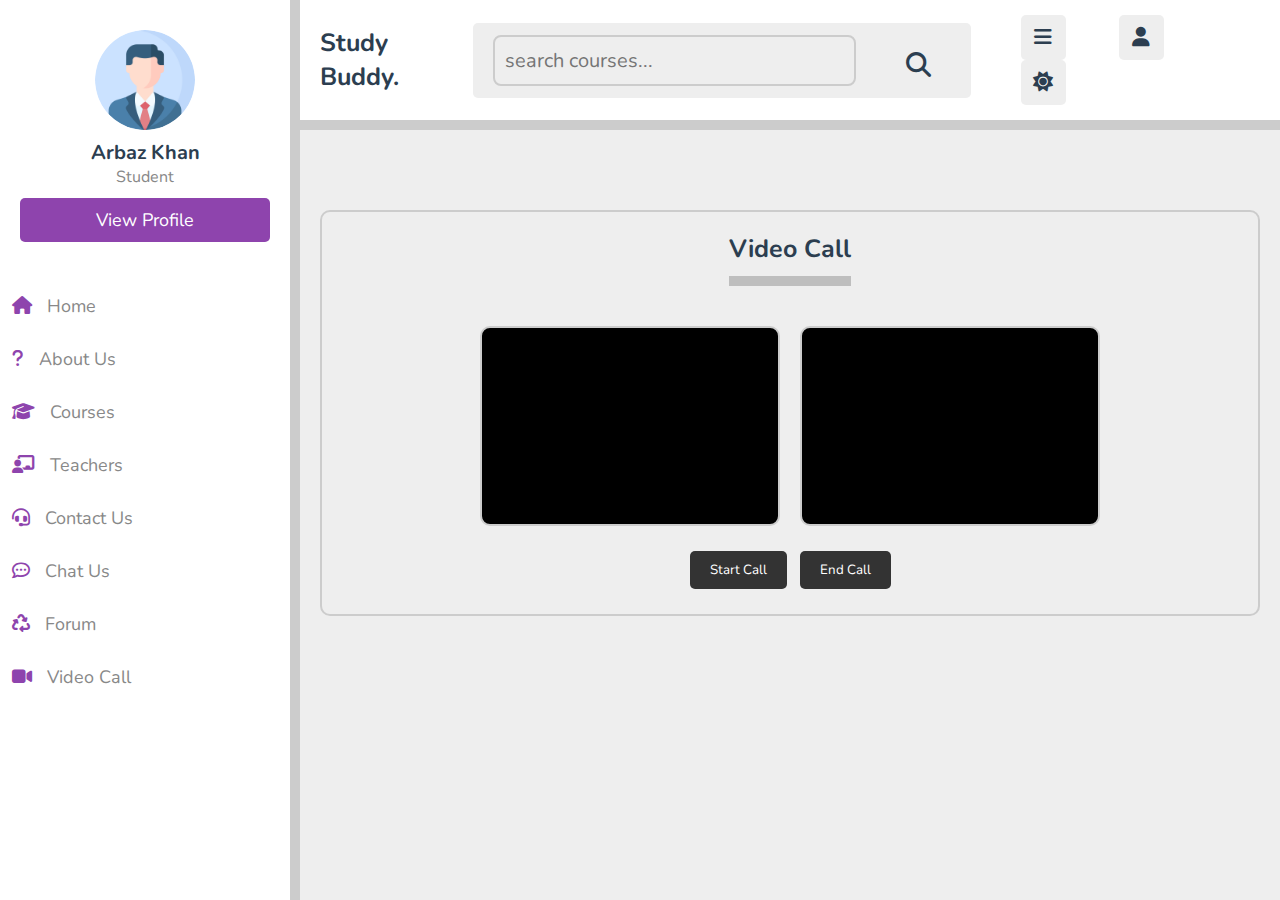
<file: video-call.html>
<!-- video-call.html -->
<!DOCTYPE html>
<html lang="en">
<head>
    <meta charset="UTF-8">
    <meta name="viewport" content="width=device-width, initial-scale=1.0">
    <title>Video Call Interface</title>

    <!-- Font awesome cdn link  -->
    <link rel="stylesheet" href="https://cdnjs.cloudflare.com/ajax/libs/font-awesome/6.2.0/css/all.min.css">

    <!--  Custom css file link  -->
      <link rel="stylesheet" href="style.css">
    
</head>
<body>

    <!--  Header section start  -->

    <header class="header">
        <section class="flex">
            <a href="index.html" class="logo">Study Buddy.</a>

            <form action="" method="post" class="search-form">
                <input type="text" name="search_box" placeholder="search courses..." required maxlength="100">
                <button type="submit" class="fas fa-search" name="search_box">
                </button>
            </form>

            <div class="icons">
                <div id="menu-btn" class="fas fa-bars"></div>
                <div id="search-btn" class="fas fa-search"></div>
                <div id="user-btn" class="fas fa-user"></div>
                <div id="toggle-btn" class="fas fa-sun"></div>
            </div>

            <div class="profile">
                <img src="profile.png" alt="">
                <h3>Arbaz Khan</h3>
                <span>Student</span>
                <a href="profile.html" class="btn">View Profile</a>
                <div class="flex-btn">
                    <a href="login.html" class="option-btn">Login</a>
                    <a href="register.html" class="option-btn">Register</a>
                </div>
            </div>
        </section>

    </header>

    <!--  Header section ends  -->

    <!--  side bar section starts -->

    <div class="side-bar">

        <div class="close-side-bar">
            <i class="fas fa-times"></i>
        </div>

        <div class="profile">
            <img src="profile.png" alt="">
            <h3>Arbaz Khan</h3>
            <span>Student</span>
            <a href="profile.html" class="btn">View Profile</a>
            
        </div>

        <nav class="navbar">
            <a href="index.html"><i class="fas fa-home"></i><span>Home</span></a> 
            <a href="about.html"><i class="fas fa-question"></i><span>About Us</span></a> 
            <a href="courses.html"><i class="fas fa-graduation-cap"></i><span>Courses</span></a> 
            <a href="teachers.html"><i class="fas fa-chalkboard-user"></i><span>Teachers</span></a>
            <a href="contact.html"><i class="fas fa-headset"></i><span>Contact Us</span></a> 
            <a href="chat.html"><i class='far fa-comment-dots'></i><span>Chat Us</span></a>
            <a href="forum.html"><i class="fa-solid fa-recycle"></i><span>Forum</span></a>
            <a href="video-call.html"><i class="fa-solid fa-video"></i><span>Video Call</span></a>
         </nav>
    </div>

    <!--  side bar section ends -->

    <!--  video call section starts  -->

    <div class="video-call-container">

        <h1 class="heading">Video Call</h1>

        <div class="video-streams">
            <video id="localVideo" autoplay muted></video>
            <video id="remoteVideo" autoplay></video>
        </div>
        <div class="controls">
            <button onclick="startCall()">Start Call</button>
            <button onclick="endCall()">End Call</button>
        </div>
    </div>

    <!--  video call section ends  -->

    <script src="script.js"></script>
</body>
</html>
</file>
<file: style.css>
@import url('https://fonts.googleapis.com/css2?family=Nunito:wght@200;300;400;500;600&display=swap');

:root{
    --main-color:#8e44ad;
    --red:#e74c3c;
    --oragen:#f39c12;
    --white:#fff;
    --black:#2c3e50;
    --light-color:#888;
    --light-bg:#eee;
    --border:1rem solid rgba(0,0,0,.2);
}

*{
    font-family: 'Nunito', sans-serif;
    margin: 0;
    padding: 0;
    box-sizing: border-box;
    outline: none;
    border: none;
    text-decoration: none;
}

*::selection{
    background-color:var(--main-color);
    color: #fff;
}

*::-webkit-scrollbar{
    height: .5rem;
    width: 1rem;
}

*::-webkit-scrollbar-track{
    background-color: transparent;
}

*::-webkit-scrollbar-thumb{
    background-color: var(--main-color);
}

html{
    font-size: 62.5%;
    overflow-x: hidden;
}

body{
    background-color: var(--light-bg);
    padding-left: 30rem;
}

body.dark{
    --white:#222;
    --black:#fff;
    --light-color:#aaa;
    --light-bg:#333;
    --border:1rem solid rgba(255,255,255,.2);
}

body.active{
    padding-left: 0;
}

section{
    padding: 2rem;
    max-width: 1200px;
    margin: 0 auto;
}

.btn,
.option-btn,
.delete-btn,
.inline-btn,
.inline-option-btn,
.inline-delete-btn{
    border-radius: .5rem;
    padding: 1rem 3rem;
    font-size: 1.8rem;
    color: #fff;
    margin-top: 1rem;
    text-transform: capitalize;
    cursor: pointer;
    text-align: center;
}

.btn,
.option-btn,
.delete-btn{
    display: block;
    width: 100%;
}

.inline-btn,
.inline-option-btn,
.inline-delete-btn{
    display: inline-block;
}

.btn,
.inline-btn{
    background-color: var(--main-color);
}

.option-btn,
.inline-option-btn{
    background-color: var(--oragen);
}

.delete-btn,
.inline-delete-btn{
   background-color: var(--red); 
}

.btn:hover,
.option-btn:hover,
.delete-btn:hover,
.inline-btn:hover,
.inline-option-btn:hover,
.inline-delete-btn:hover{
    background-color: var(--black);
    color: var(--white);
}

.flex-btn{
    display: flex;
    gap: 1rem;
}

.heading{
    padding-bottom: 1rem;
    border-bottom: var(--border);
    font-size: 2.5rem;
    color: var(--black);
    text-transform: capitalize;
    margin-bottom: 2rem;
}

.header{
    background-color: var(--white);
    border-bottom: var(--border);
    position: sticky;
    top: 0;
    left: 0;
    right: 0;
    z-index: 1000;
}

.header .flex{
    padding: 1.5rem 2rem;
    position: relative;
    display: flex;
    align-items: center;
    justify-content: space-between;
}

.header .flex .logo{
    font-size: 2.5rem;
    color: var(--black);
    font-weight: bolder;
}

.header .flex .search-form{
    width: 50rem;
    border-radius: .5rem;
    display: flex;
    align-items: center;
    gap: 2rem;
    padding: 1rem 2rem;
    background-color: var(--light-bg);
}

.header .flex .search-form input{
    width: 100%;
    background: none;
    font-size: 2rem;
    color: var(--black);
}

.header .flex .search-form button{
    font-size: 2.5rem;
    color: var(--black);
    cursor: pointer;
    background: none;
}

.header .flex .search-form button:hover{
    color: var(--main-color);
}

.header .flex .icons div{
    font-size: 2rem;
    color: var(--black);
    border-radius: .5rem;
    height: 4.5rem;
    cursor: pointer;
    width: 4.5rem;
    line-height: 4.4rem;
    background-color: var(--light-bg);
    text-align: center;
    margin-left: 5rem;
}

.header .flex .icons div:hover{
    background-color: var(--black);
    color: var(--white);
}

#search-btn{
    display: none;
}

.header .flex .profile{
    position: absolute;
    top: 120%;
    right: 2rem;
    background-color: var(--white);
    border-radius: 2rem;
    text-align: center;
    width: 30rem;
    transform: scale(0);
    transform-origin: top right;
    transition: .2s linear;
}

.header .flex .profile.active{
    transform: scale(1);
}

.header .flex .profile img{
    height: 10rem;
    width: 10rem;
    border-radius: 50%;
    object-fit: cover;
    margin-bottom: .5rem;
}

.header .flex .profile h3{
    font-size: 2rem;
    color: var(--black);   
}

.header .flex .profile span{
    color: var(--light-color);
    font-size: 1.5rem;
}

.side-bar{
    position: fixed;
    top: 0;
    left: 0;
    height: 100vh;
    width: 30rem;
    background-color: var(--white);
    border-right: var(--border);
    z-index: 1000;
}

.side-bar .close-side-bar{
    text-align: right;
    padding: 2rem;
    padding-bottom: 0;
    display: none;
}

.side-bar .close-side-bar i{
    height: 4.5rem;
    width: 4.5rem;
    line-height: 4.4rem;
    font-size: 2.5rem;
    color: #fff;
    cursor: pointer;
    background-color: var(--red);
    text-align: center;
    border-radius: .5rem;
}

.side-bar .close-side-bar i:hover{
    background-color: var(--black);
}

.side-bar .profile{
    padding: 3rem 2rem;
    text-align: center;
}

.side-bar .profile img{
    height: 10rem;
    width: 10rem;
    border-radius: 50%;
    object-fit: cover;
    margin-bottom: .5rem;
}

.side-bar .profile h3{
    font-size: 2rem;
    color: var(--black);
}

.side-bar .profile span{
    color: var(--light-color);
    font-size: 1.6rem;
}

.side-bar .navbar{
    margin-top: 1rem;
}

.side-bar .navbar a{
    display: block;
    padding: 1.2rem;
    margin: .5rem 0;
    font-size: 1.8rem;
}

.side-bar .navbar a i{
    color: var(--main-color);
    margin-right: 1.5rem;
}

.side-bar .navbar a span{
    color: var(--light-color);
}

.side-bar .navbar a:hover{
    background-color: var(--light-bg);
}

.side-bar .navbar a:hover i{
    margin-right: 2.5rem;
}

.side-bar.active{
    left: -31rem;
}

.quick-select .box-container{
    display: grid;
    grid-template-columns: repeat(auto-fit, minmax(27.5rem, 1fr));
    gap: 1.5rem;
    align-items: flex-start;
    justify-content: center;
}

.quick-select .box-container .box{
    border-radius: .5rem;
    background-color: var(--white);
    padding: 2rem;
}

.quick-select .box-container .box .title{
    font-size: 2rem;
    color: var(--black);
}

.quick-select .box-container .box p{
    line-height: 1.5rem;
    padding-top: 1rem;
    color: var(--light-color);
    font-size: 1.8rem;
}

.quick-select .box-container .box p span{
    color: var(--main-color);
}

.quick-select .box-container .tutor{
    text-align: center;
}

.quick-select .box-container .tutor p{
    padding-bottom: 1rem;
}

.quick-select .box-container .box .flex{
    display: flex;
    flex-wrap: wrap;
    gap: 1rem;
    padding-top: 1.5rem;
}

.quick-select .box-container .box .flex a{
    padding: 1rem 1.5rem;
    border-radius: .5rem;
    font-size: 1.6rem;
    background-color: var(--light-bg);
}

.quick-select .box-container .box .flex a i{
    margin-right: 1rem;
    color: var(--black);
}

.quick-select .box-container .box .flex a span{
    color: var(--light-color);
}

.quick-select .box-container .box .flex a:hover{
    background-color: var(--black);
}

.quick-select .box-container .box .flex a:hover i{
    color: var(--white);
}

.quick-select .box-container .box .flex a:hover span{
    color: var(--white);
}

.courses .box-container{
    display: grid;
    grid-template-columns: repeat(auto-fit, minmax(27.5rem, 1fr));
    gap: 1.5rem;
    align-items: flex-start;
    justify-content: center;
}

.courses .box-container .box{
    border-radius: .5rem;
    background-color: var(--white);
    padding: 2rem;
}

.courses .box-container .box .tutor{
    margin-bottom: 2rem;
    display: flex;
    align-items: center;
    gap: 2rem;
}

.courses .box-container .box .tutor img{
    width: 5rem;
    height: 5rem;
    border-radius: 50%;
    object-fit: cover;
}

.courses .box-container .box .tutor h3{
    font-size: 2rem;
    color: var(--black);
    margin-bottom: .2rem;
}

.courses .box-container .box .tutor span{
    font-size: 1.5rem;
    color: var(--light-color);
}

.courses .box-container .box .thumb{
    width: 100%;
    border-radius: .5rem;
    height: 20rem;
    object-fit: cover;
}

.courses .box-container .box .title{
    font-size: 2rem;
    color: var(--black);
    margin-top: .5rem;
    padding: .5rem 0;
}

.courses .more-btn{
    margin-top: 2rem;
    text-align: center;
}

.about .row{
    display: flex;
    align-items: center;
    gap: 1.5rem;
    flex-wrap: wrap;
}

.about .row .image{
    flex: 1 1 40rem;
}

.about .row .image img{
    width: 100%;
    height: 50rem;
}

.about .row .content{
    flex: 1 1 40rem;
    text-align: center;
}

.about .row .content h3{
    font-size: 2.5rem;
    color: var(--black);
}

.about .row .content p{
    line-height: 2;
    font-size: 1.7rem;
    color: var(--light-color);
    padding: 1rem 0;
}

.about .box-container{
    margin-top: 3rem;
    display: flex;
    gap: 1.5rem;
    flex-wrap: wrap;
}

.about .box-container .box{
    flex: 1 1 25rem;
    display: flex;
    background-color: var(--white);
    border-radius: .5rem;
    padding: 2rem;
    align-items: center;
    gap: 2.5rem;
}

.about .box-container .box i{
    font-size: 3rem;
    color: var(--black);
}

.about .box-container .box h3{
    color: var(--main-color);
    font-size: 2.5rem;
    margin-bottom: .2rem;
}

.about .box-container .box span{
    font-size: 1.6rem;
    color: var(--light-color);
}

.reviews .box-container{
    display: grid;
    grid-template-columns: repeat(auto-fit, minmax(30rem, 1fr));
    gap: 1.5rem;
    align-items: flex-start;
    justify-content: center;
}

.reviews .box-container .box{
    border-radius: .5rem;
    padding: 2rem;
    background-color: var(--white);
    padding-top: 1.5rem;
}

.reviews .box-container .box{
    line-height: 2;
    font-size: 1.7rem;
    color: var(--light-color);
}

.reviews .box-container .box .user{
    display: flex;
    align-items: center;
    gap: 1.5rem;
    margin-top: 1.5rem;
}

.reviews .box-container .box .user img{
    height: 5rem;
    width: 5rem;
    border-radius: 50%;
    object-fit: cover;
}

.reviews .box-container .box .user h3{
    font-size: 2rem;
    color: var(--black);
    margin-top: .2rem;
}

.reviews .box-container .box .user .stars i{
    color: var(--main-color);
    font-size: 1.5rem;
}

.playlist .row{
    display: flex;
    align-items: center;
    gap: 2.5rem;
    flex-wrap: wrap;
    padding: 2rem;
    background-color: var(--white);
}

.playlist .row .col{
    flex: 1 1 40rem;
}

.playlist .row .col .save-list button{
    font-size: 2rem;
    border-radius: .5rem;
    background-color: var(--light-bg);
    padding: 1.2rem 2.5rem;
    margin-bottom: 2rem;
}

.playlist .row .col .save-list button i{
    color: var(--black);
    margin-right: 1rem;
}

.playlist .row .col .save-list button span{
    color: var(--light-color);
}

.playlist .row .col .save-list button:hover{
    background-color: var(--black);
}

.playlist .row .col .save-list button:hover i{
    color: var(--white);
}

.playlist .row .col .save-list button:hover span{
    color: var(--white);
}

.playlist .row .col .thumb{
    position: relative;
    height: 30rem;
}

.playlist .row .col .thumb span{
    position: absolute;
    top: 1rem;
    left: 1rem;
    border-radius: .5rem;
    padding: .5rem 1.5rem;
    font-size: 2rem;
    color: #fff;
    background-color: rgba(0,0,0,.3);
}

.playlist .row .col .thumb img{
    width: 100%;
    height: 100%;
    border-radius: .5rem;
    object-fit: cover;
}

.playlist .row .col .tutor{
    display: flex;
    align-items: center;
    gap: 1.7rem;
}

.playlist .row .col .tutor img{
    height: 7rem;
    width: 7rem;
    border-radius: 50%;
    object-fit: cover;
}

.playlist .row .col .tutor h3{
    font-size: 2rem;
    color: var(--black);
    margin-bottom: .2rem;
}

.playlist .row .col .tutor span{
    color: var(--main-color);
    font-size: 1.5rem;
}

.playlist .row .col .details{
    padding-top: 2rem;
}

.playlist .row .col .details h3{
    font-size: 2rem;
    color: var(--black);
}

.playlist .row .col .details p{
    padding: 1rem 0;
    line-height: 2;
    color: var(--light-color);
    font-size: 1.7;
}

.playlist .row .col .details .date{
    font-size: 1.7rem;
    padding-top: .5rem;
}

.playlist .row .col .details .date i{
    color: var(--main-color);
    margin-right: 1rem;
}

.playlist .row .col .details .date span{
    color: var(--light-color);
}

.videos-container .box-container{
    display: grid;
    grid-template-columns: repeat(auto-fit, minmax(30rem, 1fr));
    gap: 1.5rem;
    align-items: flex-start;
    justify-content: center;
}

.videos-container .box-container .box{
    position: relative;
    border-radius: .5rem;
    padding: 2rem;
    background-color: var(--white);
}

.videos-container .box-container .box img{
    height: 20rem;
    width: 100%;
    border-radius: .5rem;
    object-fit: cover;
}

.videos-container .box-container .box i{
    position: absolute;
    top: 2rem;
    left: 2rem;
    right: 2rem;
    height: 20rem;
    background-color: rgba(0,0,0,.3);
    display: flex;
    align-items: center;
    justify-content: center;
    font-size: 4rem;
    color: #fff;
    border-radius: .5rem;
    display: none;
}

.videos-container .box-container .box:hover i{
    display: flex;
}

.videos-container .box-container .box h3{
    font-size: 2rem;
    color: var(--black);
    margin-top: 1rem;
}

.videos-container .box-container .box:hover h3{
    color: var(--main-color);
}

.teachers .search-tutor{
    margin-bottom: 3rem;
    display: flex;
    align-items: center;
    gap: 1.5rem;
    padding: 1.5rem 2rem;
    background-color: var(--white);
    border-radius: .5rem;
}

.teachers .search-tutor input{
    width: 100%;
    font-size: 1.8rem;
    color: var(--black);
    background: none;
}

.teachers .search-tutor button{
    font-size: 2rem;
    cursor: pointer;
    color: var(--black);
    background: none;
}

.teachers .search-tutor button:hover{
    color: var(--main-color);
}

.teachers .box-container{
    display: grid;
    grid-template-columns: repeat(auto-fit, minmax(30rem, 1fr));
    gap: 1.5rem;
    align-items: flex-start;
    justify-content: center;
}

.teachers .box-container .box{
    border-radius: .5rem;
    padding: 2rem;
    background-color: var(--white);
}

.teachers .box-container .box .tutor{
    margin-bottom: 1rem;
    display: flex;
    align-items: center;
    gap: 1.5rem;
}

.teachers .box-container .box .tutor img{
    height: 5rem;
    width: 5rem;
    object-fit: cover;
    border-radius: 50%;
}

.teachers .box-container .box .tutor h3{
    color: var(--black);
    font-size: 2rem;
    margin-bottom: .2rem;
}

.teachers .box-container .box .tutor span{
    color: var(--main-color);
    font-size: 1.5rem;
}

.teachers .box-container .box p{
    padding-top: 1rem;
    font-size: 1.7rem;
    color: var(--light-color);
}

.teachers .box-container .box p span{
    color: var(--main-color);
}

.teachers .box-container .offer{
    text-align: center;
}

.teachers .box-container .offer h3{
    font-size: 2rem;
    color: var(--black);
}

.teachers .box-container .offer p{
    line-height: 2;
    padding-bottom: .5rem;
}

.tutor-profile .details{
    background-color: var(--white);
    border-radius: .5rem;
    padding: 2rem;
    text-align: center;
}

.tutor-profile .details .tutor{
    margin-bottom: 2rem;
}

.tutor-profile .details .tutor img{
    height: 10rem;
    width: 10rem;
    border-radius: 50%;
    object-fit: cover;
    margin-bottom: .5rem;
}

.tutor-profile .details .tutor h3{
    font-size: 2rem;
    color: var(--black);
    margin: .5rem 0;
}

.tutor-profile .details .tutor span{
    font-size: 1.5rem;
    color: var(--light-color);
}

.tutor-profile .details .flex{
    display: flex;
    gap: 1.5rem;
    align-items: center;
    flex-wrap: wrap;
}

.tutor-profile .details .flex p{
    flex: 1 1 25rem;
    border-radius: .5rem;
    background-color: var(--light-bg);
    padding: 1rem 3rem;
    font-size: 2rem;
    color: var(--light-color);
}

.tutor-profile .details .flex p span{
    color: var(--main-color);
}

.contact .row{
    display: flex;
    align-items: center;
    gap: 1.5rem;
    flex-wrap: wrap;
}

.contact .row .image{
    flex: 1 1 50rem;
}

.contact .row .image img{
    height: 50rem;
    width: 100%;
}

.contact .row form{
    flex: 1 1 30rem;
    background-color: var(--white);
    border-radius: .5rem;
    padding: 2rem;
    text-align: center;
}

.contact .row form h3{
    font-size: 2.5rem;
    margin-bottom: 1rem;
    color: var(--black);
}

.contact .row form .box{
    width: 100%;
    margin: 1rem 0;
    border-radius: .5rem;
    background-color: var(--light-bg);
    padding: 1.4rem;
    color: var(--black);
    font-size: 1.8rem;
}

.contact .row form textarea{
    height: 20rem;
    resize: none;
}

.contact .box-container{
    margin-top: 3rem;
    display: flex;
    align-items: flex-start;
    gap: 1.5rem;
    flex-wrap: wrap;
}

.contact .box-container .box{
    flex: 1 1 30rem;
    border-radius: .5rem;
    background-color: var(--white);
    padding: 2rem;
    text-align: center;
}

.contact .box-container .box i{
    font-size: 3rem;
    color: var(--main-color);
    margin-bottom: 1rem;
}

.contact .box-container .box h3{
    margin: 1.5rem 0;
    font-size: 2rem;
    color: var(--black);
}

.contact .box-container .box a{
    display: block;
    margin-top: 1rem;
    font-size: 1.7rem;
    color: var(--light-color);
    line-height: 1.5;
    margin-top: .5rem;
}

.contact .box-container .box a:hover{
    text-decoration: underline;
    color: var(--main-color);
}

.profile .details{
    background-color: var(--white);
    border-radius: .5rem;
    padding: 2rem;
}

.profile .details .user{
    text-align: center;
    margin-bottom: 2rem;
}

.profile .details .user img{
    height: 10rem;
    width: 10rem;
    border-radius: 50%;
    object-fit: cover;
    margin-bottom: .5rem;
}

.profile .details .user h3{
    font-size: 2rem;
    margin: .5rem 0;
    color: var(--black);
}

.profile .details .user p{
    font-size: 1.7rem;
    color: var(--light-color);
}

.profile .details .box-container{
    display: flex;
    flex-wrap: wrap;
    align-items: flex-end;
    gap: 1.5rem;
}

.profile .details .box-container .box{
    background-color: var(--light-bg);
    border-radius: .5rem;
    padding: 2rem;
    flex: 1 1 30rem;
}

.profile .details .box-container .box .flex{
    display: flex;
    align-items: center;
    gap: 1.7rem;
    margin-bottom: 1rem;
}

.profile .details .box-container .box .flex i{
    height: 4.5rem;
    width: 4.5rem;
    border-radius: .5rem;
    background-color: var(--black);
    line-height: 4.4rem;
    font-size: 2rem;
    color: var(--white);
    text-align: center;
}

.profile .details .box-container .box .flex h3{
    font-size: 2rem;
    color: var(--main-color);
    margin-bottom: .2rem;
}

.profile .details .box-container .box .flex span{
    font-size: 1.5rem;
    color: var(--light-color);
}

.form-container{
    display: flex;
    align-items: center;
    justify-content: center;
    min-height: calc(100vh - 20rem);
}

.form-container form{
    background-color: var(--white);
    border-radius: .5rem;
    padding: 2rem;
    width: 50rem;
}

.form-container form h3{
    text-align: center;
    font-size: 2.5rem;
    color: var(--black);
    margin-bottom: 1rem;
}

.form-container form p{
    padding-top: 1rem;
    font-size: 1.7rem;
    color: var(--light-color);
}

.form-container form p span{
    color: var(--red);
}

.form-container form .box{
    width: 100%;
    border-radius: .5rem;
    margin: 1rem 0;
    font-size: 1.8rem;
    color: var(--black);
    padding: 1.4rem;
    background-color: var(--light-bg);
}

.watch-video .video-details{
    background-color: var(--white);
    padding: 2rem;
}

.watch-video .video-details .video{
    width: 100%;
    border-radius: .5rem;
}

.watch-video .video-details .title{
    font-size: 2rem;
    color: var(--black);
    padding: 1.5rem 0;
}

.watch-video .video-details .info{
    display: flex;
    gap: 2rem;
    padding-bottom: 1.5rem;
    border-bottom: var(--border);
}

.watch-video .video-details .info p{
    font-size: 1.6rem;
}

.watch-video .video-details .info p i{
    margin-right: 1rem;
    color: var(--main-color);
}

.watch-video .video-details .info p span{
    color: var(--light-color);
}

.watch-video .video-details .tutor{
    padding: 2rem 0;
    display: flex;
    align-items: center;
    gap: 2rem;
}


.watch-video .video-details .tutor img{
    height: 7rem;
    width: 7rem;
    border-radius: 50%;
    object-fit: cover;
}

.watch-video .video-details .tutor h3{
    font-size: 2rem;
    color: var(--black);
    margin-bottom: .2rem;
}

.watch-video .video-details .tutor span{
    color: var(--light-color);
    font-size: 1.5rem;
}

.watch-video .video-details .flex{
    display: flex;
    align-items: center;
    gap: 1.5rem;
    justify-content: space-between;
}

.watch-video .video-details .flex a{
    margin-top: 0;
}

.watch-video .video-details .flex button{
    background-color: var(--light-bg);
    cursor: pointer;
    padding: 1rem 2.5rem;
    font-size: 2rem;
    border-radius: .5rem;
}

.watch-video .video-details .flex button i{
    color: var(--black);
    margin-right: 1rem;
}

.watch-video .video-details .flex button span{
    color: var(--light-color);
}

.watch-video .video-details .flex button:hover{
    background-color: var(--black);
}

.watch-video .video-details .flex button:hover i{
    color: var(--white);
}

.watch-video .video-details .flex button:hover span{
    color: var(--white);
}

.watch-video .video-details .description{
    padding-top: 2rem;
}

.watch-video .video-details .description p{
    line-height: 1.5;
    font-size: 1.7rem;
    color: var(--light-color);
    white-space: pre-line;
}

.comments .add-comment{
    background-color: var(--white);
    border-radius: .5rem;
    margin-bottom: 2rem;
    padding: 2rem;
}

.comments .add-comment textarea{
    border-radius: .5rem;
    padding: 1.4rem;
    width: 100%;
    height: 20rem;
    background-color: var(--light-bg);
    resize: none;
    font-size: 1.8rem;
    color: var(--black);
}

.comments .show-comments{
    background-color: var(--white);
    border-radius: .5rem;
    padding: 2rem;
    display: grid;
    gap: 2.5rem;
}

.comments .show-comments .user{
    display: flex;
    align-items: center;
    gap: 1.5rem;
    margin-bottom: 2rem;
}

.comments .show-comments .user img{
    height: 5rem;
    width: 5rem;
    border-radius: 50%;
    object-fit: cover;
}

.comments .show-comments .user h3{
    font-size: 2rem;
    color: var(--black);
    margin-bottom: .2rem;
}

.comments .show-comments .user span{
    color: var(--light-color);
    font-size: 1.5rem;
}

.comments .show-comments .text{
    border-radius: .5rem;
    background-color: var(--light-bg);
    padding: 1rem 1.5rem;
    color: var(--black);
    margin: .5rem 0;
    position: relative;
    z-index: 0;
    white-space: pre-line;
    font-size: 1.8rem;
}

.comments .show-comments .text::before{
    contain: '';
    position: absolute;
    top: -1rem;
    left: 1.5rem;
    height: 1.2rem;
    width: 2rem;
    background-color: var(--light-bg);
    clip-path: polygon(50% 0%, 0% 100%, 100% 100%);
}

/* chat.css */
.chat-container {
    display: flex;
    flex-direction: column;
    height: 70vh;
    max-width: 500px;
    margin: auto;
    border: 2px solid #ccc;
    border-radius: .5rem;
    overflow: hidden;
    margin-top: 1rem;
    background-color: var(--light-bg);
    color: var(--black);
}

.chat-window {
    flex: 1;
    padding: 1rem;
    background-color: var(--light-bg);
    overflow-y: auto;
    color: var(--black);
}

#chat-messages {
    display: flex;
    flex-direction: column;
    gap: 10px;
    font-size: 2rem;
}

.chat-input {
    display: flex;
    padding: 1rem;
    border-top: 1px solid #ccc;
    background-color: var(--light-bg);
    color: var(--black);
    
}

input {
    flex: 1;
    padding: 1rem;
    border: 2px solid #ccc;
    border-radius: 8px;
    background-color: var(--light-bg);
    color: var(--black);
    font-size: 2rem;
}

button {
    padding: 0.5rem 1rem;
    margin-left: 10px;
    border: none;
    color: #fff;
    cursor: pointer;
    background: #333;
    border-radius: 4px;
}
button:hover{
    background-color: var(--light-color);
}

/* forum.css */

.forum-container {
    max-width: 800px;
    margin: auto;
    padding: 20px;
    background-color: var(--light-bg);
    border-radius: 10px;
    margin-top: 6rem;
    color: var(--black);
    border: 2px solid #ccc;
    font-size: 1.5rem;

}

.new-post {
    margin-bottom: 20px;
}

textarea {
    width: 100%;
    height: 100px;
    padding: 10px;
    border: 2px solid #ccc;
    border-radius: 5px;
    resize: none;
    background-color: var(--light-bg);
    color: var(--black);
    font-size: 2rem;
}

button {
    margin-top: 10px;
    padding: 10px 20px;
    background: #333;
    color: white;
    border: none;
    border-radius: 5px;
    cursor: pointer;
}

button:hover {
    background-color: var(--main-color);
}

.forum-posts {
    border-top: 1px solid #ccc;
    padding-top: 20px;
    background-color: var(--light-bg);
    color: var(--black);
    font-size: 1.5rem;
}

.post {
    padding: 15px;
    margin-bottom: 10px;
    background-color: var(--light-bg);
    border-radius: 5px;
    color: var(--black);
    background: cadetblue;
    font-size: 2rem;
}

/* video-call.css */

.video-call-container {
    display: flex;
    flex-direction: column;
    align-items: center;
    gap: 20px;
    border: 2px solid #ccc;
    border-radius: 10px;
    padding: 20px;
    background-color: var(--light-bg);
    margin-top: 8rem;
    margin-left: 2rem;
    margin-right: 2rem;
    color: var(--black);
}

.video-streams {
    display: flex;
    gap: 20px;
    justify-content: center;
}

video {
    width: 300px;
    height: 200px;
    background: black;
    border: 2px solid #ccc;
    border-radius: 10px;
}

.controls button {
    padding: 10px 20px;
    margin: 5px;
    border: none;
    border-radius: 5px;
    cursor: pointer;
    background: #333;
    color: white;
}

.controls button:hover {
    background-color: var(--main-color);
}


















/*  media queries  */

@media(max-width:1200px){

    body{
        padding-left: 0;
    }

    .side-bar{
        transition: .2s linear;
        left: -30rem;
    }

    .side-bar.side-bar.active{
        left: 0;
        box-shadow: 0 0 0 100vw rgba(0,0,0,.7);
    }

    .side-bar .close-side-bar{
        display: block;
    }
}

@media(max-width:991px){

    html{
        font-size: 55%;
    }
}

@media(max-width:768px){
    #search-btn{
        display: inline-block;
    }

    .header .flex .search-form{
        position: absolute;
        top: 99%;
        left: 0;
        right: 0;
        width: auto;
        border-top: var(--border);
        border-bottom: var(--border);
        background-color: var(--white);
        clip-path: polygon(0 0, 100% 0, 100% 0, 0 0);
        transition: .2s linear;
    }

    .header .flex .search-form.active{
        clip-path: polygon(0 0, 100% 0, 100% 100%, 0 100%);
    }
}

@media(max-width:450px){

    html{
        font-size: 50%;
    }

    .heading{
        font-size: 2rem;
    }

    .flex-btn{
        flex-flow: column;
        gap: 0;
    }

    .about .row .image img{
        height: auto;
    }

    .playlist .row .col .thumb{
        height: 20rem;
    }

    .contact .row .image img{
        height: auto;
    }
}
</file>
